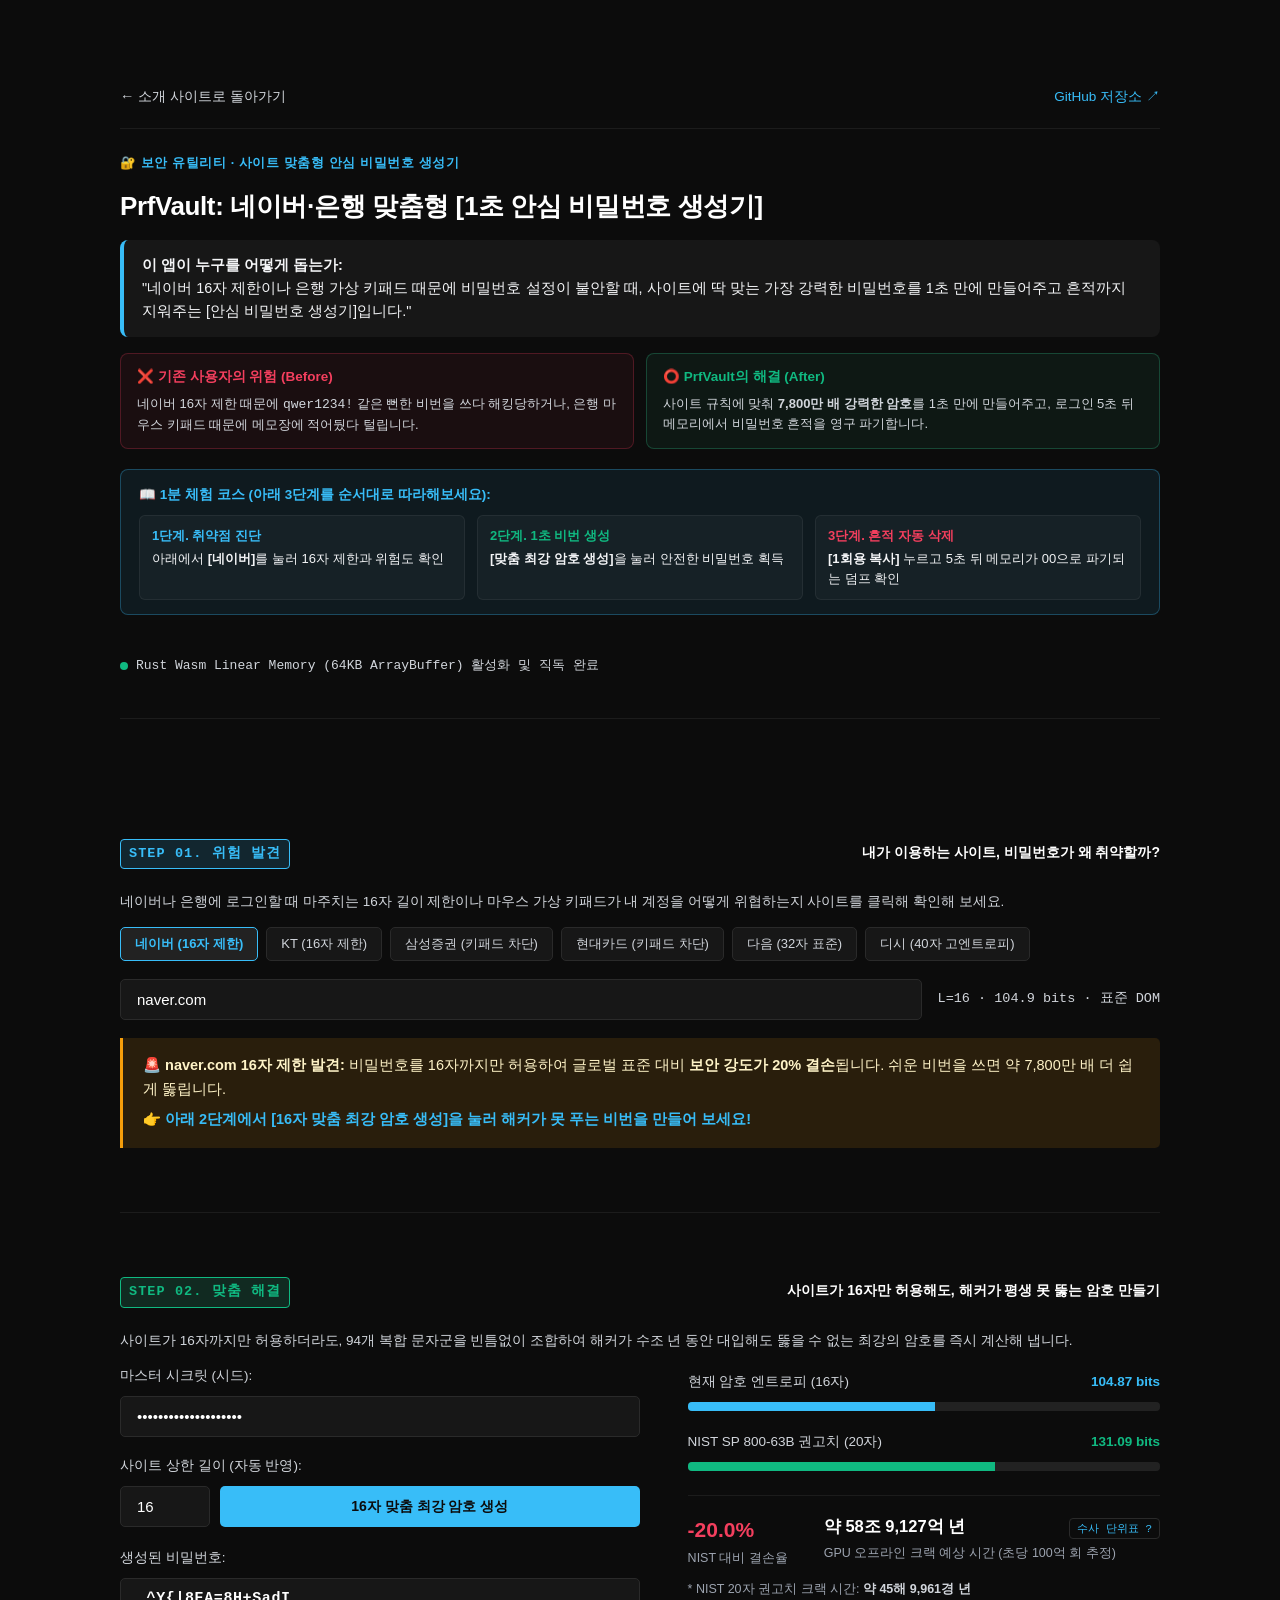
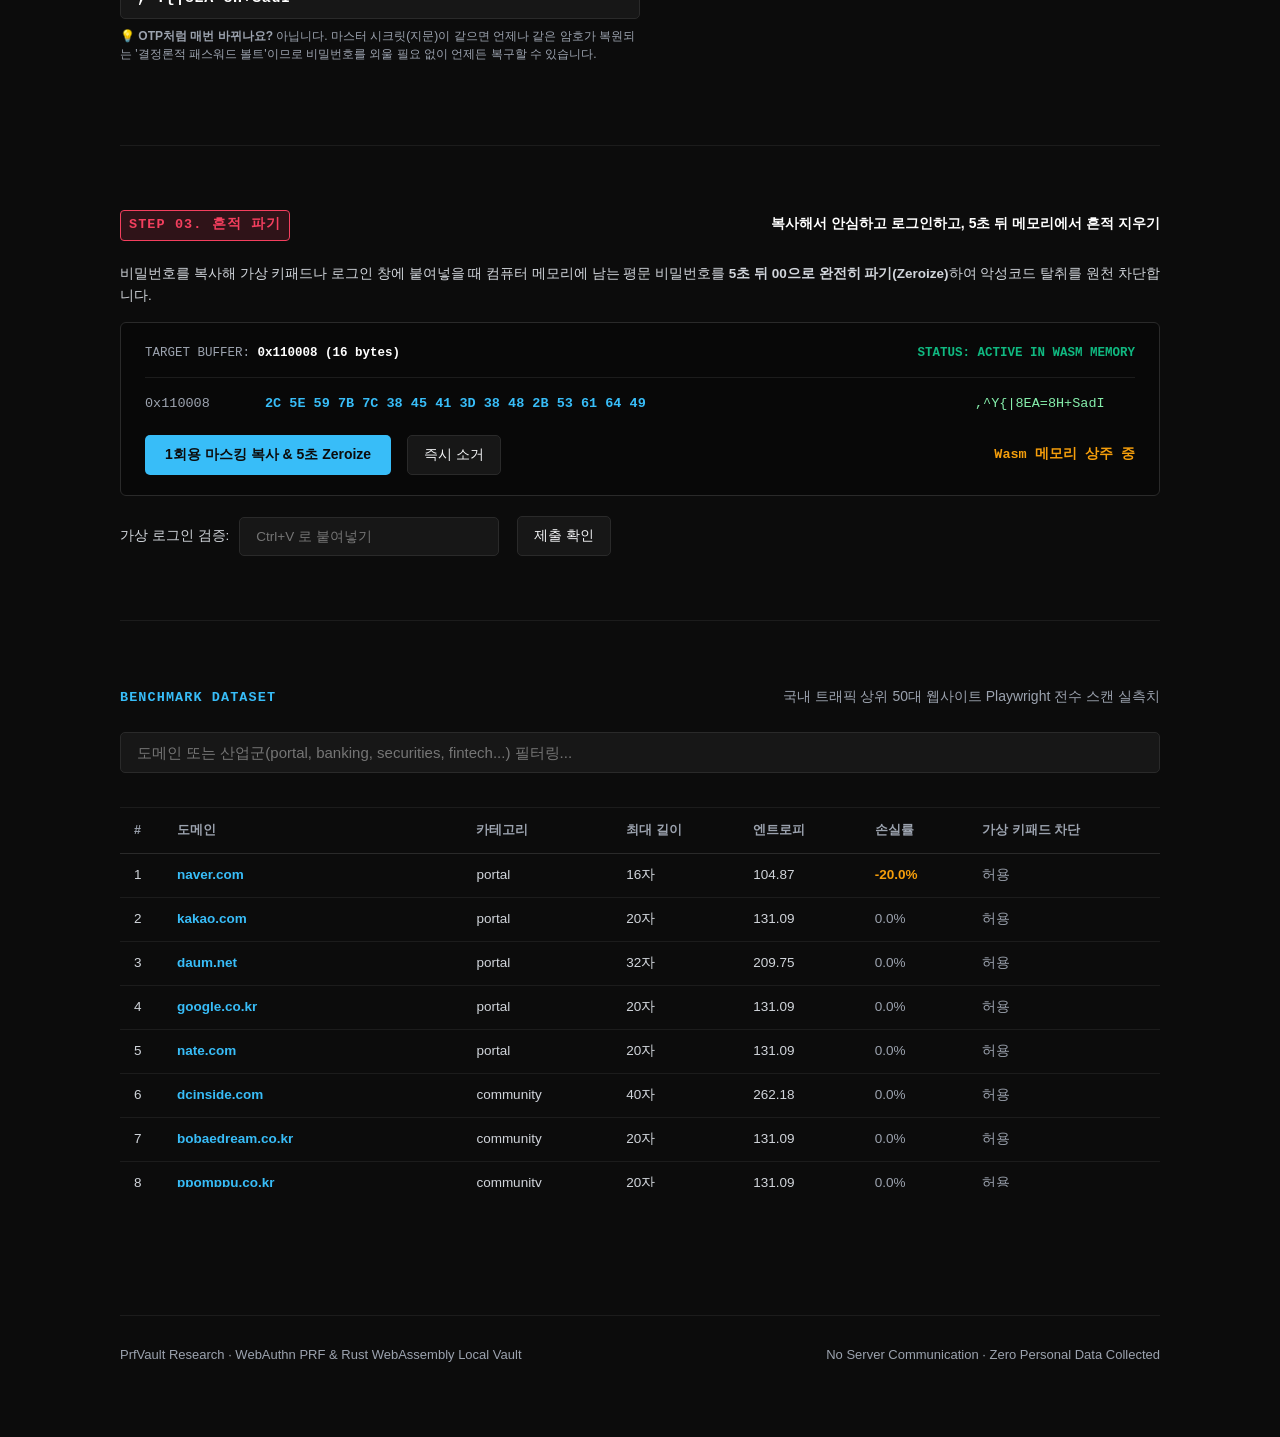
<file: playground/index.html>
<!DOCTYPE html>
<html lang="ko">
<head>
    <meta charset="UTF-8">
    <meta name="viewport" content="width=device-width, initial-scale=1.0">
    <title>PrfVault Playground · 비표준 인증 보안 인터페이스 실증</title>
    <style>
        :root {
            /* 완전 무채색(푸른끼 0%) 흑백 & 뉴트럴 그레이 */
            --bg: #0c0c0c;
            --surface: #171717;
            --surface-hover: #222222;
            --border: #2a2a2a;
            --border-subtle: #1c1c1c;
            --terminal-bg: #080808;
            --track-bg: #222222;
            --byte-zero: #444444;

            /* 선명한 고대비 화이트 & 슬레이트 */
            --text-title: #ffffff;
            --text-body: #f3f4f6;
            --text-secondary: #d1d5db;
            --text-muted: #9ca3af;

            /* 오직 강조 요소에만 사용하는 하늘색 */
            --accent: #38bdf8;
            --accent-hover: #0ea5e9;
            --accent-dim: rgba(56, 189, 248, 0.12);

            /* 상태 피드백 */
            --amber: #f59e0b;
            --amber-dim: rgba(245, 158, 11, 0.12);
            --amber-text: #fef3c7;
            --emerald: #10b981;
            --emerald-dim: rgba(16, 185, 129, 0.12);
            --emerald-text: #d1fae5;
            --rose: #f43f5e;
            --rose-dim: rgba(244, 63, 94, 0.12);
            --rose-text: #ffe4e6;
            --ascii-active: #86efac;
            --ascii-zero: #222222;
            --mono: "SF Mono", Monaco, Consolas, "Liberation Mono", Courier, monospace;
        }

        * { box-sizing: border-box; margin: 0; padding: 0; }

        body {
            background-color: var(--bg);
            color: var(--text-body);
            font-family: -apple-system, BlinkMacSystemFont, "Pretendard", "Segoe UI", Roboto, sans-serif;
            font-size: 15px;
            line-height: 1.7;
            padding: 72px 32px;
            -webkit-font-smoothing: antialiased;
        }

        .workbench {
            max-width: 1040px;
            margin: 0 auto;
        }

        /* 헤더: 순수 무채색 배경 위 고대비 타이포그래피 */
        header.wb-header {
            margin-bottom: 56px;
            padding-bottom: 40px;
            border-bottom: 1px solid var(--border-subtle);
        }

        .meta-eyebrow {
            font-size: 12.5px;
            font-weight: 700;
            letter-spacing: 0.08em;
            text-transform: uppercase;
            color: var(--accent);
            margin-bottom: 14px;
        }

        h1.paper-heading {
            font-size: 26px;
            font-weight: 700;
            color: var(--text-title);
            line-height: 1.45;
            letter-spacing: -0.015em;
            margin-bottom: 20px;
        }

        .purpose-statement {
            font-size: 16px;
            color: var(--text-secondary);
            line-height: 1.75;
            padding-left: 20px;
            border-left: 3px solid var(--accent);
        }

        .wasm-pill {
            display: inline-flex;
            align-items: center;
            gap: 8px;
            font-size: 13px;
            font-family: var(--mono);
            color: var(--text-secondary);
            margin-top: 22px;
        }

        .status-dot {
            width: 8px;
            height: 8px;
            border-radius: 50%;
            background-color: var(--emerald);
        }

        /* 1단계, 2단계, 3단계 사이의 넉넉한 수직 여백 (64px) */
        .wb-section {
            padding: 64px 0;
            border-bottom: 1px solid var(--border-subtle);
        }

        .wb-section-header {
            display: flex;
            justify-content: space-between;
            align-items: baseline;
            margin-bottom: 22px;
        }

        .section-label {
            font-size: 13.5px;
            font-weight: 700;
            color: var(--accent);
            font-family: var(--mono);
            letter-spacing: 0.08em;
        }

        .section-desc {
            font-size: 14px;
            color: var(--text-muted);
        }

        /* 1단계: 순수 그레이 칩 버튼 */
        .chip-group {
            display: flex;
            flex-wrap: wrap;
            gap: 8px;
            margin-bottom: 18px;
        }

        .chip-btn {
            background: var(--surface);
            border: 1px solid var(--border);
            color: var(--text-secondary);
            font-size: 13px;
            padding: 7px 14px;
            border-radius: 5px;
            cursor: pointer;
            transition: all 0.15s;
        }

        .chip-btn:hover {
            border-color: var(--accent);
            color: var(--text-title);
        }

        .chip-btn.active {
            border-color: var(--accent);
            color: var(--accent);
            background: var(--surface-hover);
            font-weight: 600;
        }

        .input-row {
            display: flex;
            gap: 16px;
            align-items: center;
        }

        input[type="text"], input[type="password"], input[type="number"] {
            background: var(--surface);
            border: 1px solid var(--border);
            color: var(--text-title);
            font-size: 15px;
            padding: 11px 16px;
            border-radius: 5px;
            outline: none;
            transition: border-color 0.15s;
        }

        input:focus { border-color: var(--accent); }

        .domain-input { flex: 1; }

        .diag-feedback {
            margin-top: 18px;
            padding: 16px 20px;
            border-left: 3px solid var(--border);
            font-size: 14.5px;
            line-height: 1.65;
            border-radius: 0 5px 5px 0;
            background: var(--surface);
        }

        .diag-feedback.warning {
            border-left-color: var(--amber);
            background: var(--amber-dim);
            color: var(--amber-text);
        }

        .diag-feedback.danger {
            border-left-color: var(--rose);
            background: var(--rose-dim);
            color: var(--rose-text);
        }

        .diag-feedback.success {
            border-left-color: var(--emerald);
            background: var(--emerald-dim);
            color: var(--emerald-text);
        }

        /* 2단계: 적응형 암호화 & 엔트로피 지표 */
        .gen-grid {
            display: grid;
            grid-template-columns: 1.1fr 1fr;
            gap: 48px;
            align-items: start;
        }

        @media (max-width: 820px) {
            .gen-grid { grid-template-columns: 1fr; gap: 28px; }
        }

        .field { margin-bottom: 18px; }

        .field label {
            display: block;
            font-size: 13.5px;
            color: var(--text-secondary);
            margin-bottom: 8px;
            font-weight: 500;
        }

        .btn-action {
            background: var(--accent);
            color: #0c0c0c;
            font-weight: 700;
            font-size: 14px;
            padding: 11px 20px;
            border: none;
            border-radius: 5px;
            cursor: pointer;
            transition: background 0.15s, opacity 0.15s;
        }

        .btn-action:hover { background: var(--accent-hover); }

        .btn-action:disabled {
            background: var(--border);
            color: var(--text-muted);
            cursor: not-allowed;
        }

        .btn-secondary {
            background: var(--surface);
            border: 1px solid var(--border);
            color: var(--text-body);
            font-size: 13.5px;
            padding: 10px 16px;
            border-radius: 5px;
            cursor: pointer;
            margin-left: 8px;
            transition: all 0.15s;
        }

        .btn-secondary:hover {
            border-color: var(--accent);
            color: var(--text-title);
        }

        .pw-output {
            font-family: var(--mono);
            color: var(--accent);
            font-size: 16px;
            font-weight: 700;
            width: 100%;
            letter-spacing: 0.04em;
        }

        .entropy-panel { padding-top: 6px; }

        .bar-group { margin-bottom: 20px; }

        .bar-head {
            display: flex;
            justify-content: space-between;
            font-size: 13.5px;
            margin-bottom: 8px;
            color: var(--text-secondary);
        }

        .track {
            height: 9px;
            background: var(--track-bg);
            border-radius: 4px;
            overflow: hidden;
        }

        .fill { height: 100%; transition: width 0.3s; }

        .stats-pair {
            display: flex;
            gap: 36px;
            margin-top: 24px;
            padding-top: 20px;
            border-top: 1px solid var(--border-subtle);
        }

        .stat-item .stat-num {
            font-size: 21px;
            font-weight: 700;
            color: var(--text-title);
            line-height: 1.3;
        }

        .stat-item .stat-lbl {
            font-size: 12.5px;
            color: var(--text-muted);
            margin-top: 4px;
        }

        /* 3단계: 순수 흑색 콘솔 터미널 */
        .terminal-box {
            background: var(--terminal-bg);
            border: 1px solid var(--border);
            border-radius: 6px;
            padding: 20px 24px;
            font-family: var(--mono);
            font-size: 13.5px;
            margin-top: 16px;
        }

        .terminal-bar {
            display: flex;
            justify-content: space-between;
            align-items: center;
            border-bottom: 1px solid var(--border-subtle);
            padding-bottom: 12px;
            margin-bottom: 14px;
            color: var(--text-muted);
            font-size: 12.5px;
        }

        .hex-dump {
            max-height: 220px;
            overflow-x: auto;
            color: var(--text-secondary);
            line-height: 1.75;
        }

        .hex-line {
            display: grid;
            grid-template-columns: 100px 1fr 160px;
            gap: 20px;
        }

        .addr { color: var(--text-muted); }
        .bytes.active { color: var(--accent); font-weight: 600; }
        .bytes.zero { color: var(--byte-zero); }
        .ascii.active { color: var(--ascii-active); }
        .ascii.zero { color: var(--ascii-zero); }

        .terminal-ctrl {
            margin-top: 20px;
            display: flex;
            align-items: center;
            justify-content: space-between;
            flex-wrap: wrap;
            gap: 12px;
        }

        .timer-info {
            font-family: var(--mono);
            font-size: 13.5px;
            color: var(--amber);
            font-weight: 600;
        }

        .mock-login-inline {
            display: flex;
            gap: 10px;
            margin-top: 20px;
            align-items: center;
        }

        /* 하단 50대 실측 플랫 테이블 */
        .table-wrap {
            max-height: 380px;
            overflow-y: auto;
            margin-top: 20px;
            border-top: 1px solid var(--border-subtle);
        }

        table.flat-table {
            width: 100%;
            border-collapse: collapse;
            font-size: 13.5px;
            text-align: left;
        }

        table.flat-table th {
            color: var(--text-muted);
            font-weight: 600;
            padding: 12px 14px;
            border-bottom: 1px solid var(--border);
            font-size: 12.5px;
            position: sticky;
            top: 0;
            background: var(--bg);
        }

        table.flat-table td {
            padding: 10px 14px;
            border-bottom: 1px solid var(--border-subtle);
            color: var(--text-secondary);
        }

        table.flat-table tr:hover td {
            background: var(--surface);
            color: var(--text-title);
        }

        .tbl-btn {
            background: none;
            border: none;
            color: var(--accent);
            cursor: pointer;
            font-family: inherit;
            font-size: 13.5px;
            font-weight: 600;
            padding: 0;
        }

        .tbl-btn:hover { text-decoration: underline; }

        /* 수사 단위표 모달 & 헬프 버튼 */
        .help-btn {
            background: transparent;
            border: 1px solid var(--border);
            color: var(--accent);
            font-size: 11px;
            font-family: var(--mono);
            padding: 2px 7px;
            border-radius: 4px;
            cursor: pointer;
            transition: all 0.15s ease;
        }
        .help-btn:hover {
            background: var(--accent-dim);
            border-color: var(--accent);
        }

        .modal-overlay {
            position: fixed;
            top: 0; left: 0; right: 0; bottom: 0;
            background: rgba(0, 0, 0, 0.75);
            display: flex;
            align-items: center;
            justify-content: center;
            z-index: 9999;
            padding: 20px;
            opacity: 0;
            pointer-events: none;
            transition: opacity 0.2s ease;
        }

        .modal-overlay.active {
            opacity: 1;
            pointer-events: auto;
        }

        .modal-box {
            background: var(--surface);
            border: 1px solid var(--border);
            border-radius: 6px;
            width: 100%;
            max-width: 680px;
            max-height: 85vh;
            overflow-y: auto;
            padding: 24px;
            box-shadow: 0 10px 30px rgba(0, 0, 0, 0.8);
        }

        .modal-header {
            display: flex;
            justify-content: space-between;
            align-items: flex-start;
            margin-bottom: 16px;
            padding-bottom: 12px;
            border-bottom: 1px solid var(--border);
        }

        .modal-close-btn {
            background: transparent;
            border: 1px solid var(--border);
            color: var(--text-muted);
            border-radius: 4px;
            padding: 4px 10px;
            font-size: 12px;
            cursor: pointer;
        }

        .modal-close-btn:hover {
            color: var(--text-title);
            border-color: var(--text-secondary);
        }

        footer.wb-footer {
            margin-top: 64px;
            padding-top: 28px;
            border-top: 1px solid var(--border-subtle);
            font-size: 13px;
            color: var(--text-muted);
            display: flex;
            justify-content: space-between;
            align-items: center;
        }
    </style>
</head>
<body>

<div class="workbench">
    <nav style="display: flex; justify-content: space-between; align-items: center; padding: 12px 0 20px; margin-bottom: 24px; border-bottom: 1px solid var(--border-subtle); font-size: 0.9rem;">
        <a href="../index.html" style="color: var(--text-secondary); text-decoration: none; font-weight: 500;">← 소개 사이트로 돌아가기</a>
        <div>
            <a href="https://github.com/mmmphyun/PrfVault" target="_blank" rel="noopener" style="color: var(--accent); text-decoration: none; font-size: 0.85rem;">GitHub 저장소 ↗</a>
        </div>
    </nav>
    <header class="wb-header">
        <div class="meta-eyebrow" style="color: var(--accent); font-weight: 700; letter-spacing: 0.05em;">🔐 보안 유틸리티 · 사이트 맞춤형 안심 비밀번호 생성기</div>
        <h1 class="paper-heading" style="font-size: 26px; line-height: 1.35; margin-bottom: 12px; font-weight: 800;">
            PrfVault: 네이버·은행 맞춤형 [1초 안심 비밀번호 생성기]
        </h1>
        <p class="purpose-statement" style="font-size: 14.5px; line-height: 1.6; color: var(--text-body); background: var(--surface); padding: 14px 18px; border-radius: 8px; border-left: 4px solid var(--accent); margin: 16px 0;">
            <strong>이 앱이 누구를 어떻게 돕는가:</strong><br>
            "네이버 16자 제한이나 은행 가상 키패드 때문에 비밀번호 설정이 불안할 때, 사이트에 딱 맞는 가장 강력한 비밀번호를 1초 만에 만들어주고 흔적까지 지워주는 [안심 비밀번호 생성기]입니다."
        </p>

        <!-- 비포 & 애프터 대조 카드: 3초 만에 제품 가치 이해 -->
        <div style="display: grid; grid-template-columns: repeat(auto-fit, minmax(280px, 1fr)); gap: 12px; margin: 16px 0 20px;">
            <div style="background: rgba(244, 63, 94, 0.06); border: 1px solid rgba(244, 63, 94, 0.25); border-radius: 8px; padding: 12px 16px;">
                <div style="color: var(--rose); font-weight: 700; font-size: 13.5px; margin-bottom: 5px;">❌ 기존 사용자의 위험 (Before)</div>
                <div style="font-size: 13px; color: var(--text-secondary); line-height: 1.55;">
                    네이버 16자 제한 때문에 <code>qwer1234!</code> 같은 뻔한 비번을 쓰다 해킹당하거나, 은행 마우스 키패드 때문에 메모장에 적어뒀다 털립니다.
                </div>
            </div>
            <div style="background: rgba(52, 211, 153, 0.06); border: 1px solid rgba(52, 211, 153, 0.25); border-radius: 8px; padding: 12px 16px;">
                <div style="color: var(--emerald); font-weight: 700; font-size: 13.5px; margin-bottom: 5px;">⭕ PrfVault의 해결 (After)</div>
                <div style="font-size: 13px; color: var(--text-secondary); line-height: 1.55;">
                    사이트 규칙에 맞춰 <strong>7,800만 배 강력한 암호</strong>를 1초 만에 만들어주고, 로그인 5초 뒤 메모리에서 비밀번호 흔적을 영구 파기합니다.
                </div>
            </div>
        </div>

        <!-- 스토리라인 3단계 체험 가이드 -->
        <div style="background: rgba(56, 189, 248, 0.08); border: 1px solid rgba(56, 189, 248, 0.3); border-radius: 8px; padding: 14px 18px; margin: 16px 0 18px; text-align: left;">
            <div style="font-size: 13.5px; font-weight: 700; color: var(--accent); margin-bottom: 8px;">📖 1분 체험 코스 (아래 3단계를 순서대로 따라해보세요):</div>
            <div style="display: grid; grid-template-columns: repeat(auto-fit, minmax(210px, 1fr)); gap: 12px; font-size: 13px; color: var(--text-body); line-height: 1.55;">
                <div style="background: rgba(255,255,255,0.03); padding: 10px 12px; border-radius: 6px; border: 1px solid rgba(255,255,255,0.06);">
                    <div style="color: var(--accent); font-weight: 600; margin-bottom: 3px;">1단계. 취약점 진단</div>
                    아래에서 <strong>[네이버]</strong>를 눌러 16자 제한과 위험도 확인
                </div>
                <div style="background: rgba(255,255,255,0.03); padding: 10px 12px; border-radius: 6px; border: 1px solid rgba(255,255,255,0.06);">
                    <div style="color: var(--emerald); font-weight: 600; margin-bottom: 3px;">2단계. 1초 비번 생성</div>
                    <strong>[맞춤 최강 암호 생성]</strong>을 눌러 안전한 비밀번호 획득
                </div>
                <div style="background: rgba(255,255,255,0.03); padding: 10px 12px; border-radius: 6px; border: 1px solid rgba(255,255,255,0.06);">
                    <div style="color: var(--rose); font-weight: 600; margin-bottom: 3px;">3단계. 흔적 자동 삭제</div>
                    <strong>[1회용 복사]</strong> 누르고 5초 뒤 메모리가 00으로 파기되는 덤프 확인
                </div>
            </div>
        </div>

        <div class="wasm-pill">
            <span class="status-dot"></span>
            <span id="wasm-runtime-note">Rust WebAssembly 클라이언트 단독 연산 · 외부 유출 위험 0건 (제로 서버)</span>
        </div>
    </header>

    <!-- 1단계: 도메인 제약 진단 (스토리: 위험 발견) -->
    <section class="wb-section">
        <div class="wb-section-header">
            <span class="section-label" style="background: rgba(56, 189, 248, 0.15); color: var(--accent); border: 1px solid var(--accent); padding: 3px 8px; border-radius: 4px; font-weight: 700;">STEP 01. 위험 발견</span>
            <span class="section-desc" style="font-weight: 600; color: var(--text-title);">내가 이용하는 사이트, 비밀번호가 왜 취약할까?</span>
        </div>
        <p style="font-size: 13.5px; color: var(--text-secondary); margin-bottom: 14px; line-height: 1.6;">
            네이버나 은행에 로그인할 때 마주치는 16자 길이 제한이나 마우스 가상 키패드가 내 계정을 어떻게 위협하는지 사이트를 클릭해 확인해 보세요.
        </p>

        <div class="chip-group">
            <button class="chip-btn active" data-domain="naver.com">네이버 (16자 제한)</button>
            <button class="chip-btn" data-domain="kt.com">KT (16자 제한)</button>
            <button class="chip-btn" data-domain="samsungpop.com">삼성증권 (키패드 차단)</button>
            <button class="chip-btn" data-domain="hyundaicard.com">현대카드 (키패드 차단)</button>
            <button class="chip-btn" data-domain="daum.net">다음 (32자 표준)</button>
            <button class="chip-btn" data-domain="dcinside.com">디시 (40자 고엔트로피)</button>
        </div>

        <div class="input-row">
            <input type="text" id="target-domain-input" class="domain-input" value="naver.com" placeholder="도메인을 입력하거나 위 목록을 클릭하십시오">
            <div style="font-family: var(--mono); font-size: 13.5px; color: var(--text-secondary);" id="domain-quick-metric">
                L=16 · 104.87 bits · 키패드 없음
            </div>
        </div>

        <div id="diag-feedback-box" class="diag-feedback warning">
            <strong>네이버 (naver.com) 비표준 제약 감지:</strong><br>
            최대 길이가 16자로 제한되어 있어 NIST SP 800-63B 기준(20자, 131.09 bits) 대비 <strong>정확히 20.0%의 엔트로피 결손</strong>이 발생합니다.
        </div>
    </section>

    <!-- 2단계: 적응형 고엔트로피 생성 (스토리: 맞춤 해결) -->
    <section class="wb-section">
        <div class="wb-section-header">
            <span class="section-label" style="background: rgba(52, 211, 153, 0.15); color: var(--emerald); border: 1px solid var(--emerald); padding: 3px 8px; border-radius: 4px; font-weight: 700;">STEP 02. 맞춤 해결</span>
            <span class="section-desc" style="font-weight: 600; color: var(--text-title);">사이트가 16자만 허용해도, 해커가 평생 못 뚫는 암호 만들기</span>
        </div>
        <p style="font-size: 13.5px; color: var(--text-secondary); margin-bottom: 14px; line-height: 1.6;">
            사이트가 16자까지만 허용하더라도, 94개 복합 문자군을 빈틈없이 조합하여 해커가 수조 년 동안 대입해도 뚫을 수 없는 최강의 암호를 즉시 계산해 냅니다.
        </p>

        <div class="gen-grid">
            <div>
                <div class="field">
                    <label>마스터 시크릿 (시드):</label>
                    <input type="password" id="master-secret-input" value="MasterPassword2026!#" style="width: 100%;">
                </div>
                <div class="field">
                    <label>사이트 상한 길이 (자동 반영):</label>
                    <div style="display: flex; gap: 10px;">
                        <input type="number" id="gen-length-input" value="16" min="8" max="64" style="width: 90px;">
                        <button id="generate-pw-btn" class="btn-action" style="flex: 1; font-weight: 700;">16자 맞춤 최강 암호 생성</button>
                    </div>
                </div>
                <div class="field" style="margin-top: 20px;">
                    <label>생성된 비밀번호:</label>
                    <input type="text" id="generated-password-display" class="pw-output" readonly>
                <div style="font-size: 12px; color: var(--text-muted); margin-top: 8px; line-height: 1.5;">
                    💡 <strong>OTP처럼 매번 바뀌나요?</strong> 아닙니다. 마스터 시크릿(지문)이 같으면 언제나 같은 암호가 복원되는 '결정론적 패스워드 볼트'이므로 비밀번호를 외울 필요 없이 언제든 복구할 수 있습니다.
                </div>
                </div>
            </div>

            <div class="entropy-panel">
                <div class="bar-group">
                    <div class="bar-head">
                        <span>현재 암호 엔트로피 (<span id="len-label">16</span>자)</span>
                        <strong id="current-entropy-bits" style="color: var(--accent);">104.87 bits</strong>
                    </div>
                    <div class="track">
                        <div id="current-entropy-bar" class="fill" style="width: 52%; background: var(--accent);"></div>
                    </div>
                </div>

                <div class="bar-group">
                    <div class="bar-head">
                        <span>NIST SP 800-63B 권고치 (20자)</span>
                        <strong id="nist-entropy-bits" style="color: var(--emerald);">131.09 bits</strong>
                    </div>
                    <div class="track">
                        <div id="nist-entropy-bar" class="fill" style="width: 65%; background: var(--emerald);"></div>
                    </div>
                </div>

                <div class="stats-pair">
                    <div class="stat-item">
                        <div class="stat-num" id="current-loss-stat" style="color: var(--rose);">-20.0%</div>
                        <div class="stat-lbl">NIST 대비 결손율</div>
                    </div>
                    <div class="stat-item" style="flex: 1;">
                        <div style="display: flex; justify-content: space-between; align-items: baseline; gap: 8px;">
                            <div class="stat-num" id="current-crack-stat" style="font-size: 16.5px;">약 58조 7,732억 년</div>
                            <button type="button" id="open-unit-modal-btn" class="help-btn" onclick="openUnitModal()">수사 단위표 ?</button>
                        </div>
                        <div class="stat-lbl">GPU 오프라인 크랙 예상 시간 (초당 100억 회 추정)</div>
                    </div>
                </div>
                <div style="font-size: 12.5px; color: var(--text-muted); margin-top: 10px;">
                    * NIST 20자 권고치 크랙 시간: <span id="nist-crack-stat" style="color: var(--text-secondary); font-weight: 600;">약 45해 9,791경 년</span>
                </div>
            </div>
        </div>
    </section>

    <!-- 3단계: 가상 키패드 대응 & 물리 소거 (스토리: 흔적 파기) -->
    <section class="wb-section">
        <div class="wb-section-header">
            <span class="section-label" style="background: rgba(244, 63, 94, 0.15); color: var(--rose); border: 1px solid var(--rose); padding: 3px 8px; border-radius: 4px; font-weight: 700;">STEP 03. 흔적 파기</span>
            <span class="section-desc" style="font-weight: 600; color: var(--text-title);">복사해서 안심하고 로그인하고, 5초 뒤 메모리에서 흔적 지우기</span>
        </div>
        <p style="font-size: 13.5px; color: var(--text-secondary); margin-bottom: 14px; line-height: 1.6;">
            비밀번호를 복사해 가상 키패드나 로그인 창에 붙여넣을 때 컴퓨터 메모리에 남는 평문 비밀번호를 <strong>5초 뒤 00으로 완전히 파기(Zeroize)</strong>하여 악성코드 탈취를 원천 차단합니다.
        </p>

        <div class="terminal-box">
            <div class="terminal-bar">
                <div>
                    <span>TARGET BUFFER: </span>
                    <span id="mem-ptr-info" style="color: var(--text-title); font-weight: 600;">0x1000 (Allocated)</span>
                </div>
                <div id="mem-status-pill" style="color: var(--emerald); font-weight: 700;">STATUS: ACTIVE IN WASM MEMORY</div>
            </div>

            <div class="hex-dump" id="wasm-hex-dump"></div>

            <div class="terminal-ctrl">
                <div>
                    <button id="copy-mask-btn" class="btn-action" style="font-weight: 700;">1회용 안심 복사 &amp; 5초 메모리 파기</button>
                    <button id="force-zeroize-btn" class="btn-secondary">즉시 소거</button>
                </div>
                <div class="timer-info" id="timer-display">대기 중 (복사 시 카운트다운 시작)</div>
            </div>
        </div>

        <div class="mock-login-inline">
            <span style="font-size: 13.5px; color: var(--text-secondary);">가상 로그인 검증:</span>
            <input type="password" id="mock-login-input" placeholder="Ctrl+V 로 붙여넣기" style="flex: 1; max-width: 260px; font-size: 13.5px;">
            <button id="mock-submit-btn" class="btn-secondary">제출 확인</button>
            <span id="mock-login-msg" style="font-size: 13.5px;"></span>
        </div>
    </section>

    <!-- 하단 50대 사이트 실측 전수 데이터 (플랫 테이블) -->
    <section class="wb-section" style="border-bottom: none;">
        <div class="wb-section-header">
            <span class="section-label">BENCHMARK DATASET</span>
            <span class="section-desc">국내 트래픽 상위 50대 웹사이트 Playwright 전수 스캔 실측치</span>
        </div>

        <input type="text" id="table-search-input" placeholder="도메인 또는 산업군(portal, banking, securities, fintech...) 필터링..." style="width: 100%; margin-bottom: 14px;">

        <div class="table-wrap">
            <table class="flat-table">
                <thead>
                    <tr>
                        <th style="width: 40px;">#</th>
                        <th>도메인</th>
                        <th>카테고리</th>
                        <th>최대 길이</th>
                        <th>엔트로피</th>
                        <th>손실률</th>
                        <th>가상 키패드 차단</th>
                    </tr>
                </thead>
                <tbody id="benchmark-table-body"></tbody>
            </table>
        </div>
    </section>

    <footer class="wb-footer">
        <div>PrfVault Research · WebAuthn PRF &amp; Rust WebAssembly Local Vault</div>
        <div>No Server Communication · Zero Personal Data Collected</div>
    </footer>
</div>

<!-- 한국 전통 대수(大數) 단위표 모달 -->
<div id="unit-modal" class="modal-overlay" onclick="handleBackdropClick(event)">
    <div class="modal-box">
        <div class="modal-header">
            <div>
                <h3 style="font-size: 16px; font-weight: 700; color: var(--text-title); margin: 0;">한국 전통 대수(大數) 단위 및 암호 강도 비교표</h3>
                <p style="font-size: 12.5px; color: var(--text-muted); margin: 4px 0 0 0;">전통 수사는 만(10⁴) 단위마다 확장되며, 암호학 키스페이스의 전수조사 소요 시간을 직관적으로 가늠할 수 있게 돕습니다.</p>
            </div>
            <button type="button" class="modal-close-btn" onclick="closeUnitModal()">닫기 (ESC)</button>
        </div>

        <div style="margin-bottom: 18px; padding: 12px 14px; background: #141414; border-radius: 4px; font-size: 13px; color: var(--text-secondary); line-height: 1.6;">
            <strong style="color: var(--accent);">우주의 나이:</strong> 약 <strong>1.38 × 10¹⁰ 년</strong> (138억 년)<br>
            • <strong>네이버 16자 (104.87 bits):</strong> 약 58조 년 (우주 나이의 약 <strong>4,200배</strong>)<br>
            • <strong>NIST 20자 (131.09 bits):</strong> 약 45해 년 (우주 나이의 약 <strong>330억 배</strong>)<br>
            • <strong>디시 40자 (262.18 bits):</strong> 약 13나유타 년 (우주 나이의 약 <strong>9.6 × 10⁵⁰ 배</strong>)
        </div>

        <div style="max-height: 340px; overflow-y: auto; border: 1px solid var(--border-subtle); border-radius: 4px;">
            <table class="flat-table" style="font-size: 13px;">
                <thead>
                    <tr>
                        <th style="width: 90px;">수사 명칭</th>
                        <th style="width: 110px;">공학 지수</th>
                        <th>의미 및 암호학 보안 맥락</th>
                    </tr>
                </thead>
                <tbody>
                    <tr><td><strong>만 (萬)</strong></td><td>10⁴</td><td>1만</td></tr>
                    <tr><td><strong>억 (億)</strong></td><td>10⁸</td><td>10,000만</td></tr>
                    <tr style="background: rgba(56, 189, 248, 0.08);"><td><strong style="color: var(--accent);">조 (兆)</strong></td><td>10¹²</td><td><strong>네이버 16자</strong> 오프라인 전수 크랙 시간대 (약 58조 년)</td></tr>
                    <tr><td><strong>경 (京)</strong></td><td>10¹⁶</td><td>10,000조</td></tr>
                    <tr style="background: rgba(16, 185, 129, 0.08);"><td><strong style="color: var(--emerald);">해 (垓)</strong></td><td>10²⁰</td><td><strong>NIST SP 800-63B 20자</strong> 권고 암호 크랙 시간대 (약 45해 년)</td></tr>
                    <tr><td><strong>자 (秭)</strong></td><td>10²⁴</td><td>10,000해</td></tr>
                    <tr><td><strong>양 (穰)</strong></td><td>10²⁸</td><td>10,000자</td></tr>
                    <tr><td><strong>구 (溝)</strong></td><td>10³²</td><td>10,000양</td></tr>
                    <tr><td><strong>간 (澗)</strong></td><td>10³⁶</td><td>10,000구</td></tr>
                    <tr><td><strong>정 (正)</strong></td><td>10⁴⁰</td><td>10,000간</td></tr>
                    <tr><td><strong>재 (載)</strong></td><td>10⁴⁴</td><td>10,000정</td></tr>
                    <tr><td><strong>극 (極)</strong></td><td>10⁴⁸</td><td>10,000재</td></tr>
                    <tr><td><strong>항하사 (恒河沙)</strong></td><td>10⁵²</td><td>갠지스 강의 모래알 수처럼 셀 수 없이 많은 수</td></tr>
                    <tr><td><strong>아승기 (阿僧祇)</strong></td><td>10⁵⁶</td><td>헤아릴 수 없는 무한의 시간 단위</td></tr>
                    <tr style="background: rgba(56, 189, 248, 0.08);"><td><strong style="color: var(--accent);">나유타 (那由他)</strong></td><td>10⁶⁰</td><td><strong>디시인사이드 40자</strong> 고엔트로피 크랙 시간대 (약 13나유타 년)</td></tr>
                    <tr><td><strong>불가사의 (不可思議)</strong></td><td>10⁶⁴</td><td>상식과 사유로는 헤아릴 수 없는 불가해한 수</td></tr>
                    <tr><td><strong>무량대수 (無量大數)</strong></td><td>10⁶⁸</td><td>전통 한자 수사의 최대 수치</td></tr>
                </tbody>
            </table>
        </div>
    </div>
</div>

<script>
// [1] BENCHMARK DATASET
const BENCHMARK_DATA = {"totalScanned": 50, "mfaEnforcedCount": 30, "singleFactorCount": 20, "overallBlockingRate": 4, "overallSecurityModuleRate": 4, "overallAverageEntropyBits": 134.24, "overallAverageEntropyLoss": 0.8, "categoryStats": {"portal": {"category": "portal", "count": 5, "averageMaxPasswordLength": 21.6, "averageEntropyBits": 141.58, "averageEntropyLossPercent": 4, "virtualKeypadCount": 0, "blockingRate": 0, "securityModuleCount": 0, "securityModuleRate": 0}, "community": {"category": "community", "count": 5, "averageMaxPasswordLength": 24, "averageEntropyBits": 157.31, "averageEntropyLossPercent": 0, "virtualKeypadCount": 0, "blockingRate": 0, "securityModuleCount": 0, "securityModuleRate": 0}, "banking": {"category": "banking", "count": 8, "averageMaxPasswordLength": 20, "averageEntropyBits": 131.09, "averageEntropyLossPercent": 0, "virtualKeypadCount": 0, "blockingRate": 0, "securityModuleCount": 0, "securityModuleRate": 0}, "securities": {"category": "securities", "count": 6, "averageMaxPasswordLength": 20, "averageEntropyBits": 131.09, "averageEntropyLossPercent": 0, "virtualKeypadCount": 1, "blockingRate": 16.7, "securityModuleCount": 1, "securityModuleRate": 16.7}, "public": {"category": "public", "count": 8, "averageMaxPasswordLength": 20, "averageEntropyBits": 131.09, "averageEntropyLossPercent": 0, "virtualKeypadCount": 0, "blockingRate": 0, "securityModuleCount": 0, "securityModuleRate": 0}, "ecommerce": {"category": "ecommerce", "count": 10, "averageMaxPasswordLength": 20, "averageEntropyBits": 131.09, "averageEntropyLossPercent": 0, "virtualKeypadCount": 0, "blockingRate": 0, "securityModuleCount": 0, "securityModuleRate": 0}, "fintech": {"category": "fintech", "count": 5, "averageMaxPasswordLength": 20, "averageEntropyBits": 131.09, "averageEntropyLossPercent": 0, "virtualKeypadCount": 1, "blockingRate": 20, "securityModuleCount": 1, "securityModuleRate": 20}, "telecom": {"category": "telecom", "count": 3, "averageMaxPasswordLength": 18.7, "averageEntropyBits": 122.35, "averageEntropyLossPercent": 6.67, "virtualKeypadCount": 0, "blockingRate": 0, "securityModuleCount": 0, "securityModuleRate": 0}}, "contrastAnalysis": {"mfaGroup": {"count": 30, "averageMaxPasswordLength": 19.9, "averageEntropyBits": 130.22, "averageEntropyLossPercent": 0.67, "virtualKeypadCount": 2, "blockingRate": 6.7, "securityModuleCount": 2, "securityModuleRate": 6.7, "estimatedCrackTimeSeconds": 7.915e+28}, "singleFactorGroup": {"count": 20, "averageMaxPasswordLength": 21.4, "averageEntropyBits": 140.27, "averageEntropyLossPercent": 1, "virtualKeypadCount": 0, "blockingRate": 0, "securityModuleCount": 0, "securityModuleRate": 0, "estimatedCrackTimeSeconds": 8.3929e+31}}, "entropyLossSummary": {"maxLossSite": "naver.com", "maxLossDomain": "naver.com", "maxLossPercent": 20, "averageEntropyLoss": 0.8}, "siteDetails": [{"domain": "naver.com", "category": "portal", "hasMfaEnforced": false, "maxPasswordLength": 16, "charsetSize": 94, "entropyBits": 104.8734, "entropyLossPercent": 20, "blockedByVirtualKeypad": false, "hasE2EModule": false, "securityModules": [], "estimatedCrackTimeSeconds": 1.8578e+21, "riskLevel": "MEDIUM"}, {"domain": "kakao.com", "category": "portal", "hasMfaEnforced": false, "maxPasswordLength": 20, "charsetSize": 94, "entropyBits": 131.0918, "entropyLossPercent": 0, "blockedByVirtualKeypad": false, "hasE2EModule": false, "securityModules": [], "estimatedCrackTimeSeconds": 1.4506e+29, "riskLevel": "MEDIUM"}, {"domain": "daum.net", "category": "portal", "hasMfaEnforced": false, "maxPasswordLength": 32, "charsetSize": 94, "entropyBits": 209.7468, "entropyLossPercent": 0, "blockedByVirtualKeypad": false, "hasE2EModule": false, "securityModules": [], "estimatedCrackTimeSeconds": 6.9032e+52, "riskLevel": "MEDIUM"}, {"domain": "google.co.kr", "category": "portal", "hasMfaEnforced": false, "maxPasswordLength": 20, "charsetSize": 94, "entropyBits": 131.0918, "entropyLossPercent": 0, "blockedByVirtualKeypad": false, "hasE2EModule": false, "securityModules": [], "estimatedCrackTimeSeconds": 1.4506e+29, "riskLevel": "MEDIUM"}, {"domain": "nate.com", "category": "portal", "hasMfaEnforced": false, "maxPasswordLength": 20, "charsetSize": 94, "entropyBits": 131.0918, "entropyLossPercent": 0, "blockedByVirtualKeypad": false, "hasE2EModule": false, "securityModules": [], "estimatedCrackTimeSeconds": 1.4506e+29, "riskLevel": "MEDIUM"}, {"domain": "dcinside.com", "category": "community", "hasMfaEnforced": false, "maxPasswordLength": 40, "charsetSize": 94, "entropyBits": 262.1836, "entropyLossPercent": 0, "blockedByVirtualKeypad": false, "hasE2EModule": false, "securityModules": [], "estimatedCrackTimeSeconds": 4.2082e+68, "riskLevel": "MEDIUM"}, {"domain": "bobaedream.co.kr", "category": "community", "hasMfaEnforced": false, "maxPasswordLength": 20, "charsetSize": 94, "entropyBits": 131.0918, "entropyLossPercent": 0, "blockedByVirtualKeypad": false, "hasE2EModule": false, "securityModules": [], "estimatedCrackTimeSeconds": 1.4506e+29, "riskLevel": "MEDIUM"}, {"domain": "ppomppu.co.kr", "category": "community", "hasMfaEnforced": false, "maxPasswordLength": 20, "charsetSize": 94, "entropyBits": 131.0918, "entropyLossPercent": 0, "blockedByVirtualKeypad": false, "hasE2EModule": false, "securityModules": [], "estimatedCrackTimeSeconds": 1.4506e+29, "riskLevel": "MEDIUM"}, {"domain": "inven.co.kr", "category": "community", "hasMfaEnforced": false, "maxPasswordLength": 20, "charsetSize": 94, "entropyBits": 131.0918, "entropyLossPercent": 0, "blockedByVirtualKeypad": false, "hasE2EModule": false, "securityModules": [], "estimatedCrackTimeSeconds": 1.4506e+29, "riskLevel": "MEDIUM"}, {"domain": "clien.net", "category": "community", "hasMfaEnforced": false, "maxPasswordLength": 20, "charsetSize": 94, "entropyBits": 131.0918, "entropyLossPercent": 0, "blockedByVirtualKeypad": false, "hasE2EModule": false, "securityModules": [], "estimatedCrackTimeSeconds": 1.4506e+29, "riskLevel": "MEDIUM"}, {"domain": "kbstar.com", "category": "banking", "hasMfaEnforced": true, "maxPasswordLength": 20, "charsetSize": 94, "entropyBits": 131.0918, "entropyLossPercent": 0, "blockedByVirtualKeypad": false, "hasE2EModule": false, "securityModules": [], "estimatedCrackTimeSeconds": 1.4506e+29, "riskLevel": "LOW"}, {"domain": "shinhan.com", "category": "banking", "hasMfaEnforced": true, "maxPasswordLength": 20, "charsetSize": 94, "entropyBits": 131.0918, "entropyLossPercent": 0, "blockedByVirtualKeypad": false, "hasE2EModule": false, "securityModules": [], "estimatedCrackTimeSeconds": 1.4506e+29, "riskLevel": "LOW"}, {"domain": "wooribank.com", "category": "banking", "hasMfaEnforced": true, "maxPasswordLength": 20, "charsetSize": 94, "entropyBits": 131.0918, "entropyLossPercent": 0, "blockedByVirtualKeypad": false, "hasE2EModule": false, "securityModules": [], "estimatedCrackTimeSeconds": 1.4506e+29, "riskLevel": "LOW"}, {"domain": "kebhana.com", "category": "banking", "hasMfaEnforced": true, "maxPasswordLength": 20, "charsetSize": 94, "entropyBits": 131.0918, "entropyLossPercent": 0, "blockedByVirtualKeypad": false, "hasE2EModule": false, "securityModules": [], "estimatedCrackTimeSeconds": 1.4506e+29, "riskLevel": "LOW"}, {"domain": "banking.nonghyup.com", "category": "banking", "hasMfaEnforced": true, "maxPasswordLength": 20, "charsetSize": 94, "entropyBits": 131.0918, "entropyLossPercent": 0, "blockedByVirtualKeypad": false, "hasE2EModule": false, "securityModules": [], "estimatedCrackTimeSeconds": 1.4506e+29, "riskLevel": "LOW"}, {"domain": "ibk.co.kr", "category": "banking", "hasMfaEnforced": true, "maxPasswordLength": 20, "charsetSize": 94, "entropyBits": 131.0918, "entropyLossPercent": 0, "blockedByVirtualKeypad": false, "hasE2EModule": false, "securityModules": [], "estimatedCrackTimeSeconds": 1.4506e+29, "riskLevel": "LOW"}, {"domain": "kakaobank.com", "category": "banking", "hasMfaEnforced": true, "maxPasswordLength": 20, "charsetSize": 94, "entropyBits": 131.0918, "entropyLossPercent": 0, "blockedByVirtualKeypad": false, "hasE2EModule": false, "securityModules": [], "estimatedCrackTimeSeconds": 1.4506e+29, "riskLevel": "LOW"}, {"domain": "kbanknow.com", "category": "banking", "hasMfaEnforced": true, "maxPasswordLength": 20, "charsetSize": 94, "entropyBits": 131.0918, "entropyLossPercent": 0, "blockedByVirtualKeypad": false, "hasE2EModule": false, "securityModules": [], "estimatedCrackTimeSeconds": 1.4506e+29, "riskLevel": "LOW"}, {"domain": "kiwoom.com", "category": "securities", "hasMfaEnforced": true, "maxPasswordLength": 20, "charsetSize": 94, "entropyBits": 131.0918, "entropyLossPercent": 0, "blockedByVirtualKeypad": false, "hasE2EModule": false, "securityModules": [], "estimatedCrackTimeSeconds": 1.4506e+29, "riskLevel": "LOW"}, {"domain": "securities.miraeasset.com", "category": "securities", "hasMfaEnforced": true, "maxPasswordLength": 20, "charsetSize": 94, "entropyBits": 131.0918, "entropyLossPercent": 0, "blockedByVirtualKeypad": false, "hasE2EModule": false, "securityModules": [], "estimatedCrackTimeSeconds": 1.4506e+29, "riskLevel": "LOW"}, {"domain": "samsungpop.com", "category": "securities", "hasMfaEnforced": true, "maxPasswordLength": 20, "charsetSize": 94, "entropyBits": 131.0918, "entropyLossPercent": 0, "blockedByVirtualKeypad": true, "hasE2EModule": true, "securityModules": ["VirtualKeypad"], "estimatedCrackTimeSeconds": 1.4506e+29, "riskLevel": "MEDIUM"}, {"domain": "truefriend.com", "category": "securities", "hasMfaEnforced": true, "maxPasswordLength": 20, "charsetSize": 94, "entropyBits": 131.0918, "entropyLossPercent": 0, "blockedByVirtualKeypad": false, "hasE2EModule": false, "securityModules": [], "estimatedCrackTimeSeconds": 1.4506e+29, "riskLevel": "LOW"}, {"domain": "nhqv.com", "category": "securities", "hasMfaEnforced": true, "maxPasswordLength": 20, "charsetSize": 94, "entropyBits": 131.0918, "entropyLossPercent": 0, "blockedByVirtualKeypad": false, "hasE2EModule": false, "securityModules": [], "estimatedCrackTimeSeconds": 1.4506e+29, "riskLevel": "LOW"}, {"domain": "kbsec.com", "category": "securities", "hasMfaEnforced": true, "maxPasswordLength": 20, "charsetSize": 94, "entropyBits": 131.0918, "entropyLossPercent": 0, "blockedByVirtualKeypad": false, "hasE2EModule": false, "securityModules": [], "estimatedCrackTimeSeconds": 1.4506e+29, "riskLevel": "LOW"}, {"domain": "gov.kr", "category": "public", "hasMfaEnforced": true, "maxPasswordLength": 20, "charsetSize": 94, "entropyBits": 131.0918, "entropyLossPercent": 0, "blockedByVirtualKeypad": false, "hasE2EModule": false, "securityModules": [], "estimatedCrackTimeSeconds": 1.4506e+29, "riskLevel": "LOW"}, {"domain": "hometax.go.kr", "category": "public", "hasMfaEnforced": true, "maxPasswordLength": 20, "charsetSize": 94, "entropyBits": 131.0918, "entropyLossPercent": 0, "blockedByVirtualKeypad": false, "hasE2EModule": false, "securityModules": [], "estimatedCrackTimeSeconds": 1.4506e+29, "riskLevel": "LOW"}, {"domain": "nhis.or.kr", "category": "public", "hasMfaEnforced": true, "maxPasswordLength": 20, "charsetSize": 94, "entropyBits": 131.0918, "entropyLossPercent": 0, "blockedByVirtualKeypad": false, "hasE2EModule": false, "securityModules": [], "estimatedCrackTimeSeconds": 1.4506e+29, "riskLevel": "LOW"}, {"domain": "nps.or.kr", "category": "public", "hasMfaEnforced": true, "maxPasswordLength": 20, "charsetSize": 94, "entropyBits": 131.0918, "entropyLossPercent": 0, "blockedByVirtualKeypad": false, "hasE2EModule": false, "securityModules": [], "estimatedCrackTimeSeconds": 1.4506e+29, "riskLevel": "LOW"}, {"domain": "iros.go.kr", "category": "public", "hasMfaEnforced": true, "maxPasswordLength": 20, "charsetSize": 94, "entropyBits": 131.0918, "entropyLossPercent": 0, "blockedByVirtualKeypad": false, "hasE2EModule": false, "securityModules": [], "estimatedCrackTimeSeconds": 1.4506e+29, "riskLevel": "LOW"}, {"domain": "efine.go.kr", "category": "public", "hasMfaEnforced": true, "maxPasswordLength": 20, "charsetSize": 94, "entropyBits": 131.0918, "entropyLossPercent": 0, "blockedByVirtualKeypad": false, "hasE2EModule": false, "securityModules": [], "estimatedCrackTimeSeconds": 1.4506e+29, "riskLevel": "LOW"}, {"domain": "wetax.go.kr", "category": "public", "hasMfaEnforced": true, "maxPasswordLength": 20, "charsetSize": 94, "entropyBits": 131.0918, "entropyLossPercent": 0, "blockedByVirtualKeypad": false, "hasE2EModule": false, "securityModules": [], "estimatedCrackTimeSeconds": 1.4506e+29, "riskLevel": "LOW"}, {"domain": "bokjiro.go.kr", "category": "public", "hasMfaEnforced": true, "maxPasswordLength": 20, "charsetSize": 94, "entropyBits": 131.0918, "entropyLossPercent": 0, "blockedByVirtualKeypad": false, "hasE2EModule": false, "securityModules": [], "estimatedCrackTimeSeconds": 1.4506e+29, "riskLevel": "LOW"}, {"domain": "coupang.com", "category": "ecommerce", "hasMfaEnforced": false, "maxPasswordLength": 20, "charsetSize": 94, "entropyBits": 131.0918, "entropyLossPercent": 0, "blockedByVirtualKeypad": false, "hasE2EModule": false, "securityModules": [], "estimatedCrackTimeSeconds": 1.4506e+29, "riskLevel": "MEDIUM"}, {"domain": "11st.co.kr", "category": "ecommerce", "hasMfaEnforced": false, "maxPasswordLength": 20, "charsetSize": 94, "entropyBits": 131.0918, "entropyLossPercent": 0, "blockedByVirtualKeypad": false, "hasE2EModule": false, "securityModules": [], "estimatedCrackTimeSeconds": 1.4506e+29, "riskLevel": "MEDIUM"}, {"domain": "gmarket.co.kr", "category": "ecommerce", "hasMfaEnforced": false, "maxPasswordLength": 20, "charsetSize": 94, "entropyBits": 131.0918, "entropyLossPercent": 0, "blockedByVirtualKeypad": false, "hasE2EModule": false, "securityModules": [], "estimatedCrackTimeSeconds": 1.4506e+29, "riskLevel": "MEDIUM"}, {"domain": "auction.co.kr", "category": "ecommerce", "hasMfaEnforced": false, "maxPasswordLength": 20, "charsetSize": 94, "entropyBits": 131.0918, "entropyLossPercent": 0, "blockedByVirtualKeypad": false, "hasE2EModule": false, "securityModules": [], "estimatedCrackTimeSeconds": 1.4506e+29, "riskLevel": "MEDIUM"}, {"domain": "ssg.com", "category": "ecommerce", "hasMfaEnforced": false, "maxPasswordLength": 20, "charsetSize": 94, "entropyBits": 131.0918, "entropyLossPercent": 0, "blockedByVirtualKeypad": false, "hasE2EModule": false, "securityModules": [], "estimatedCrackTimeSeconds": 1.4506e+29, "riskLevel": "MEDIUM"}, {"domain": "lotteon.com", "category": "ecommerce", "hasMfaEnforced": false, "maxPasswordLength": 20, "charsetSize": 94, "entropyBits": 131.0918, "entropyLossPercent": 0, "blockedByVirtualKeypad": false, "hasE2EModule": false, "securityModules": [], "estimatedCrackTimeSeconds": 1.4506e+29, "riskLevel": "MEDIUM"}, {"domain": "kurly.com", "category": "ecommerce", "hasMfaEnforced": false, "maxPasswordLength": 20, "charsetSize": 94, "entropyBits": 131.0918, "entropyLossPercent": 0, "blockedByVirtualKeypad": false, "hasE2EModule": false, "securityModules": [], "estimatedCrackTimeSeconds": 1.4506e+29, "riskLevel": "MEDIUM"}, {"domain": "musinsa.com", "category": "ecommerce", "hasMfaEnforced": false, "maxPasswordLength": 20, "charsetSize": 94, "entropyBits": 131.0918, "entropyLossPercent": 0, "blockedByVirtualKeypad": false, "hasE2EModule": false, "securityModules": [], "estimatedCrackTimeSeconds": 1.4506e+29, "riskLevel": "MEDIUM"}, {"domain": "baemin.com", "category": "ecommerce", "hasMfaEnforced": false, "maxPasswordLength": 20, "charsetSize": 94, "entropyBits": 131.0918, "entropyLossPercent": 0, "blockedByVirtualKeypad": false, "hasE2EModule": false, "securityModules": [], "estimatedCrackTimeSeconds": 1.4506e+29, "riskLevel": "MEDIUM"}, {"domain": "aladin.co.kr", "category": "ecommerce", "hasMfaEnforced": false, "maxPasswordLength": 20, "charsetSize": 94, "entropyBits": 131.0918, "entropyLossPercent": 0, "blockedByVirtualKeypad": false, "hasE2EModule": false, "securityModules": [], "estimatedCrackTimeSeconds": 1.4506e+29, "riskLevel": "MEDIUM"}, {"domain": "toss.im", "category": "fintech", "hasMfaEnforced": true, "maxPasswordLength": 20, "charsetSize": 94, "entropyBits": 131.0918, "entropyLossPercent": 0, "blockedByVirtualKeypad": false, "hasE2EModule": false, "securityModules": [], "estimatedCrackTimeSeconds": 1.4506e+29, "riskLevel": "LOW"}, {"domain": "shinhancard.com", "category": "fintech", "hasMfaEnforced": true, "maxPasswordLength": 20, "charsetSize": 94, "entropyBits": 131.0918, "entropyLossPercent": 0, "blockedByVirtualKeypad": false, "hasE2EModule": false, "securityModules": [], "estimatedCrackTimeSeconds": 1.4506e+29, "riskLevel": "LOW"}, {"domain": "samsungcard.com", "category": "fintech", "hasMfaEnforced": true, "maxPasswordLength": 20, "charsetSize": 94, "entropyBits": 131.0918, "entropyLossPercent": 0, "blockedByVirtualKeypad": false, "hasE2EModule": false, "securityModules": [], "estimatedCrackTimeSeconds": 1.4506e+29, "riskLevel": "LOW"}, {"domain": "hyundaicard.com", "category": "fintech", "hasMfaEnforced": true, "maxPasswordLength": 20, "charsetSize": 94, "entropyBits": 131.0918, "entropyLossPercent": 0, "blockedByVirtualKeypad": true, "hasE2EModule": true, "securityModules": ["VirtualKeypad"], "estimatedCrackTimeSeconds": 1.4506e+29, "riskLevel": "MEDIUM"}, {"domain": "card.kbstar.com", "category": "fintech", "hasMfaEnforced": true, "maxPasswordLength": 20, "charsetSize": 94, "entropyBits": 131.0918, "entropyLossPercent": 0, "blockedByVirtualKeypad": false, "hasE2EModule": false, "securityModules": [], "estimatedCrackTimeSeconds": 1.4506e+29, "riskLevel": "LOW"}, {"domain": "tworld.co.kr", "category": "telecom", "hasMfaEnforced": true, "maxPasswordLength": 20, "charsetSize": 94, "entropyBits": 131.0918, "entropyLossPercent": 0, "blockedByVirtualKeypad": false, "hasE2EModule": false, "securityModules": [], "estimatedCrackTimeSeconds": 1.4506e+29, "riskLevel": "LOW"}, {"domain": "kt.com", "category": "telecom", "hasMfaEnforced": true, "maxPasswordLength": 16, "charsetSize": 94, "entropyBits": 104.8734, "entropyLossPercent": 20, "blockedByVirtualKeypad": false, "hasE2EModule": false, "securityModules": [], "estimatedCrackTimeSeconds": 1.8578e+21, "riskLevel": "LOW"}, {"domain": "lguplus.com", "category": "telecom", "hasMfaEnforced": true, "maxPasswordLength": 20, "charsetSize": 94, "entropyBits": 131.0918, "entropyLossPercent": 0, "blockedByVirtualKeypad": false, "hasE2EModule": false, "securityModules": [], "estimatedCrackTimeSeconds": 1.4506e+29, "riskLevel": "LOW"}], "generatedAt": "2026-09-28T07:44:29.699Z"};

// [2] WASM RUNTIME BUNDLE
const WASM_BASE64 = "AGFzbQEAAAAB6wEiYAJ/fwBgAn9/AX9gAX8AYAN/f38Bf2AFf39/f38AYAR/f39/AGADf39/AGAAAX9gAX8Bf2ABbwFvYAFvAX9gAABgBX9/f39/AX9gBH9/f38Bf2AGf39/f39/AGACb28AYAJ/fwFvYAd/f39/f39/AX9gBX9/fH9/AGAFf399f38AYAV/f35/fwBgAAFvYANvb28Bb2ADf39vAGABfwFvYANvf38Bb2AHf39/f39/fwBgBn9/f3x/fwBgBn9/f31/fwBgBn9/f35/fwBgBn9/f39/fwF/YAR/fH9/AGAEf31/[base64]/[base64]/[base64]/gfwHcUEIeCACQRh4Qf+B/AdxciIRICEgHEEadyAcQRV3cyAcQQd3c2ogHiAfcyAccSAfc2pqQZjfqJQEaiIEIB0gIHMgA3EgHSAgcXMgA0EedyADQRN3cyADQQp3c2pqIgJBHncgAkETd3MgAkEKd3MgAiADIB1zcSADIB1xc2ogHyABQQRqKAAAIgVB/4H8B3FBCHggBUEYeEH/gfwHcXIiEmogBCAiaiIKIBwgHnNxIB5zaiAKQRp3IApBFXdzIApBB3dzakGRid2JB2oiBWoiBEEedyAEQRN3cyAEQQp3cyAEIAIgA3NxIAIgA3FzaiAeIAFBCGooAAAiBkH/gfwHcUEIeCAGQRh4Qf+B/AdxciITaiAFICBqIgwgCiAcc3EgHHNqIAxBGncgDEEVd3MgDEEHd3NqQbGI/NEEayIGaiIFQR53IAVBE3dzIAVBCndzIAUgAiAEc3EgAiAEcXNqIBwgAUEMaigAACIHQf+B/AdxQQh4IAdBGHhB/4H8B3FyIhRqIAYgHWoiByAKIAxzcSAKc2ogB0EadyAHQRV3cyAHQQd3c2pB28iosgFrIghqIgZBHncgBkETd3MgBkEKd3MgBiAEIAVzcSAEIAVxc2ogCiABQRBqKAAAIg5B/4H8B3FBCHggDkEYeEH/gfwHcXIiFWogAyAIaiIKIAcgDHNxIAxzaiAKQRp3IApBFXdzIApBB3dzakHbhNvKA2oiCGoiA0EedyADQRN3cyADQQp3cyADIAUgBnNxIAUgBnFzaiAMIAFBFGooAAAiDEH/gfwHcUEIeCAMQRh4Qf+B/AdxciIWaiACIAhqIgwgByAKc3EgB3NqIAxBGncgDEEVd3MgDEEHd3NqQfGjxM8FaiIIaiICQR53IAJBE3dzIAJBCndzIAIgAyAGc3EgAyAGcXNqIAcgAUEYaigAACIHQf+B/AdxQQh4IAdBGHhB/4H8B3FyIhdqIAQgCGoiByAKIAxzcSAKc2ogB0EadyAHQRV3cyAHQQd3c2pB3PqB7gZrIghqIgRBHncgBEETd3MgBEEKd3MgBCACIANzcSACIANxc2ogCiABQRxqKAAAIgpB/4H8B3FBCHggCkEYeEH/gfwHcXIiGWogBSAIaiIKIAcgDHNxIAxzaiAKQRp3IApBFXdzIApBB3dzakGrwo6nBWsiCGoiBUEedyAFQRN3cyAFQQp3cyAFIAIgBHNxIAIgBHFzaiAMIAFBIGooAAAiDEH/gfwHcUEIeCAMQRh4Qf+B/AdxciIaaiAGIAhqIgwgByAKc3EgB3NqIAxBGncgDEEVd3MgDEEHd3NqQeiq4b8CayIIaiIGQR53IAZBE3dzIAZBCndzIAYgBCAFc3EgBCAFcXNqIAcgAUEkaigAACIHQf+B/AdxQQh4IAdBGHhB/4H8B3FyIhhqIAMgCGoiByAKIAxzcSAKc2ogB0EadyAHQRV3cyAHQQd3c2pBgbaNlAFqIghqIgNBHncgA0ETd3MgA0EKd3MgAyAFIAZzcSAFIAZxc2ogCiABQShqKAAAIgpB/4H8B3FBCHggCkEYeEH/gfwHcXIiCWogAiAIaiIKIAcgDHNxIAxzaiAKQRp3IApBFXdzIApBB3dzakG+i8ahAmoiCGoiAkEedyACQRN3cyACQQp3cyACIAMgBnNxIAMgBnFzaiAMIAFBLGooAAAiDEH/gfwHcUEIeCAMQRh4Qf+B/AdxciILaiAEIAhqIgwgByAKc3EgB3NqIAxBGncgDEEVd3MgDEEHd3NqQcP7sagFaiIIaiIEQR53IARBE3dzIARBCndzIAQgAiADc3EgAiADcXNqIAcgAUEwaigAACIHQf+B/AdxQQh4IAdBGHhB/4H8B3FyIg1qIAUgCGoiByAKIAxzcSAKc2ogB0EadyAHQRV3cyAHQQd3c2pB9Lr5lQdqIghqIgVBHncgBUETd3MgBUEKd3MgBSACIARzcSACIARxc2ogCiABQTRqKAAAIgpB/4H8B3FBCHggCkEYeEH/gfwHcXIiD2ogBiAIaiIIIAcgDHNxIAxzaiAIQRp3IAhBFXdzIAhBB3dzakGCnIX5B2siDmoiBkEedyAGQRN3cyAGQQp3cyAGIAQgBXNxIAQgBXFzaiABQThqKAAAIgpB/4H8B3FBCHggCkEYeEH/gfwHcXIiCiAMaiADIA5qIg4gByAIc3EgB3NqIA5BGncgDkEVd3MgDkEHd3NqQdnyj6EGayIQaiIDQR53IANBE3dzIANBCndzIAMgBSAGc3EgBSAGcXNqIAFBPGooAAAiDEH/gfwHcUEIeCAMQRh4Qf+B/[base64]/[base64]/O4vgVrIhtqIgJBHncgAkETd3MgAkEKd3MgAiADIAZzcSADIAZxc2ogC0EZdyALQQ53cyALQQN2cyAJaiAQaiAVQQ93IBVBDXdzIBVBCnZzaiIXIBlqIAQgG2oiCSAYIBpzcSAac2ogCUEadyAJQRV3cyAJQQd3c2pBuLDz/[base64]/[base64]/[base64]/olAgl/AX4jAEEQayIIJAACQAJAAkAgAEH1AU8EQCAAQcz/e0sEQEEAIQAMBAsgAEELaiICQXhxIQVBwJfAACgCACIJRQ0CQR8hBiAAQfX//[base64]/[base64]/AkAgBUGvgARqQYCAfHEiAUUNAEHpl8AALQAAQemXwABBAToAAEHwl8AAIQIgAUGQ6ANLcg0AQZDoAwwBC0EAIQJBACABQRB2IAFB//[base64]/[base64]/[base64]/czYCACABQcQAaiIEIAQoAgBBf3M2AgAgAUHUAGoiBCAEKAIAQX9zNgIAIAFB2ABqIgQgBCgCAEF/[base64]/[base64]/czYCRCADIAMoAlRBf3M2AlQgAyADKAJYQX9zNgJYIAMgAygCYEF/czYCYCADIAMoAmRBf3M2AmQgAyADKAJ0QX9zNgJ0IAMgAygCeEF/[base64]/czYCuAMgAyACIAIgAkEEdnNBgJi8GHFBEWxzIgJBAnYgAnNBgOaAmANxQQVsIAJzQX9zNgK0AyADIAYgBiAGQQR2c0GAmLwYcUERbHMiBkECdiAGc0GA5oCYA3FBBWwgBnNBf3M2AqQDIAMgASABIAFBBHZzQYCYvBhxQRFscyIBQQJ2IAFzQYDmgJgDcUEFbCABc0F/[base64]/[base64]/+/PkDcSACQR53QcCBg4Z8cXIiBiACcyIFIAMoAhwiAkEWd0G//vz5A3EgAkEed0HAgYOGfHFyIgQgAnMiAkEMd0GPnrz4AHEgAkEUd0Hw4cOHf3FycyAEczYCHCADIAYgAygCFCIEQRZ3Qb/+/PkDcSAEQR53QcCBg4Z8cXIiByAEcyIEIAVBDHdBj568+ABxIAVBFHdB8OHDh39xcnNzNgIYIAMgAygCECIFQRZ3Qb/+/PkDcSAFQR53QcCBg4Z8cXIiCSAFcyIFIARBDHdBj568+ABxIARBFHdB8OHDh39xcnMgB3M2AhQgAyADKAIEIgRBFndBv/78+QNxIARBHndBwIGDhnxxciIKIARzIgQgAygCCCIGQRZ3Qb/+/PkDcSAGQR53QcCBg4Z8cXIiByAGcyIGQQx3QY+evPgAcSAGQRR3QfDhw4d/cXJzIAdzNgIIIAMgAygCACIHQRZ3Qb/+/PkDcSAHQR53QcCBg4Z8cXIiCCAHcyIHQQx3QY+evPgAcSAHQRR3QfDhw4d/cXIgCHMgAnM2AgAgAyAJIAMoAgwiCEEWd0G//vz5A3EgCEEed0HAgYOGfHFyIgsgCHMiCCAFQQx3QY+evPgAcSAFQRR3QfDhw4d/[base64]/cXIiByAEcyIEQRB3cyALcyAHcyAFczYCDCADIAJB0ANqKAIAIA1BEHdzIARzIApzIAVzNgIQIAMgAkHYA2ooAgAgAygCGCIEQRR3QY+evPgAcSAEQRx3QfDhw4d/cXIiByAEcyIEQRB3cyAPcyAHczYCGCADIAJB3ANqKAIAIAVBEHdzIARzIAZzNgIcIAMQJiADIAMoAhgiBUESd0GDhowYcSAFQRp3Qfz582dxciIHIAVzIgQgAygCHCIFQRJ3QYOGjBhxIAVBGndB/PnzZ3FyIgYgBXMiBUEMd0GPnrz4AHEgBUEUd0Hw4cOHf3FycyAGczYCHCADIAcgAygCFCIGQRJ3QYOGjBhxIAZBGndB/PnzZ3FyIgggBnMiBiAEQQx3QY+evPgAcSAEQRR3QfDhw4d/cXJzczYCGCADIAMoAhAiBEESd0GDhowYcSAEQRp3Qfz582dxciIKIARzIgQgBkEMd0GPnrz4AHEgBkEUd0Hw4cOHf3FycyAIczYCFCADIAMoAgQiBkESd0GDhowYcSAGQRp3Qfz582dxciILIAZzIgYgAygCCCIHQRJ3QYOGjBhxIAdBGndB/PnzZ3FyIgggB3MiB0EMd0GPnrz4AHEgB0EUd0Hw4cOHf3FycyAIczYCCCADIAMoAgAiCEESd0GDhowYcSAIQRp3Qfz582dxciIJIAhzIghBDHdBj568+ABxIAhBFHdB8OHDh39xciAJcyAFczYCACADIAogAygCDCIJQRJ3QYOGjBhxIAlBGndB/PnzZ3FyIg0gCXMiCSAEQQx3QY+evPgAcSAEQRR3QfDhw4d/[base64]/[base64]/4H8B3FBCHggAEEYeEH/gfwHcXI2AgwgAiAAQQFqIgBB/4H8B3FBCHggAEEYeEH/[base64]/AdxQQh4IABBGHhB/4H8B3FyNgIMIAJBIGogCiACEBwgAi0AICEDIAItACEhBCACLQAiIQogAi0AIyELIAItACQhDCACLQAlIQUgAi0AJiEGIAItACchByACLQAoIQ0gAi0AKSEOIAItACohDyACLQArIRAgAi0ALCERIAItAC0hEiACLQAuIRMgCSAIQf7///[base64]/4MAgt/An4jAEHQAGsiByQAIAcgASkC+AM3AxggByABKQLwAzcDECAHIAEpAugDNwMIIAcgASkC4AM3AwAgBEHw////[base64]/[base64]////[base64]/[base64]///wdxaiEDCwJAIARFDQAgB0IANwPICCAHQgA3A8AIIARFIgpFBEAgB0HACGogAyAE/[base64]/[base64]/[base64]/AdxQQh4IABBGHhB/[base64]/AdxQQh4IA1BGHhB/[base64]/c08NAQsgB0GgBGohAgJAIAlBEUkEQCAJIQMMAQsgByAANgLECCAHIAA2AsAIIAcgAjYCvAggByAJQQR2NgLICCAAIAlB8P///wdxaiEAIAdBnARqIAdBvAhqEB0LAkAgA0UNAEEQIANrQQAgA0EPTRsiAQRAIAdBrAhqIANqQQAgAfwLAAsgA0UiAUUEQCAHQawIaiAAIAP8CgAACyAHQQE2AsgIIAcgAjYCvAggByAHQawIaiICNgLECCAHIAI2AsAIIAdBnARqIAdBvAhqEB0gAQ0AIAAgAiAD/AoAAAsgB0H8B2oiACgCCCAJTwRAIAAgCTYCCAsgBygC/AciAEF/[base64]/PnzZ3EgA0EEdEHw4cOHf3FzIANBBnRBwIGDhnxxcyADczYCACABQQJqIgNBEGsiBEH4AE8NASAFQQJGBEAgAyEBDAELIAAgA0ECdGoiAyAAIARBAnRqKAIAIAMoAgAgAnhBg4aMGHFzIgNBAnRB/PnzZ3EgA0EEdEHw4cOHf3FzIANBBnRBwIGDhnxxcyADczYCACABQQNqIgNBEGsiBEH4AE8NASAFQQNGBEAgAyEBDAELIAAgA0ECdGoiAyAAIARBAnRqKAIAIAMoAgAgAnhBg4aMGHFzIgNBAnRB/PnzZ3EgA0EEdEHw4cOHf3FzIANBBnRBwIGDhnxxcyADczYCACABQQRqIgNBEGsiBEH4AE8NASAFQQRGBEAgAyEBDAELIAAgA0ECdGoiAyAAIARBAnRqKAIAIAMoAgAgAnhBg4aMGHFzIgNBAnRB/PnzZ3EgA0EEdEHw4cOHf3FzIANBBnRBwIGDhnxxcyADczYCACABQQVqIgNBEGsiBEH4AE8NASAFQQVGBEAgAyEBDAELIAAgA0ECdGoiAyAAIARBAnRqKAIAIAMoAgAgAnhBg4aMGHFzIgNBAnRB/PnzZ3EgA0EEdEHw4cOHf3FzIANBBnRBwIGDhnxxcyADczYCACABQQZqIgNBEGsiBEH4AE8NASAFQQZGBEAgAyEBDAELIAAgA0ECdGoiAyAAIARBAnRqKAIAIAMoAgAgAnhBg4aMGHFzIgNBAnRB/[base64]/[base64]/AoAACADQdgAaiEEAkACQEHAACADLQCYASIBayIHQSBNBEAgAUUNASAHBEAgASAEaiAAIAf8CgAACyADIAMpAyhCAXw3AyggA0EIaiAEQQEQGSAAIAdqIQBBICAHayEKDAELIAEgBGogAEEg/AoAACABQSBqIQEMAQsgCkE/cSEBIApBBnYiBwRAIAMgAykDKCAHrXw3AyggA0EIaiAAIAcQGQsgAUUNACAEIAAgCkHA////B3FqIAH8CgAACyADIAE6AJgBIANB8AFqIANBCGpBmAH8CgAAIANBwAJqIgEgAy0AgAMiAGoiCkGAAToAACAArSIXQjuGIAMpA5ACIhZCCYYiGCAXQgOGhCIXQoD+A4NCKIaEIBdCgID8B4NCGIYgF0KAgID4D4NCCIaEhCAWQgGGQoCAgPgPgyAWQg+IQoCA/AeDhCAWQh+IQoD+A4MgGEI4iISEhCEWAkACQCAAQT9HBEAgAEE/[base64]/4H8B3FBCHggAEEYeEH/gfwHcXI2AtwCIAMgAygCiAIiAEH/gfwHcUEIeCAAQRh4Qf+B/AdxcjYC2AIgAyADKAKEAiIAQf+B/AdxQQh4IABBGHhB/4H8B3FyNgLUAiADIAMoAoACIgBB/4H8B3FBCHggAEEYeEH/gfwHcXI2AtACIAMgAygC/AEiAEH/gfwHcUEIeCAAQRh4Qf+B/AdxcjYCzAIgAyADKAL4ASIAQf+B/AdxQQh4IABBGHhB/4H8B3FyNgLIAiADIAMoAvQBIgBB/4H8B3FBCHggAEEYeEH/gfwHcXI2AsQCIAMgAygC8AEiAEH/gfwHcUEIeCAAQRh4Qf+B/AdxcjYCwAIgAykDuAIhFiADQgA3AOECIANBgAE6AOACIANCADcA6QIgA0IANwDwAiADIBZCCYYiGEKAAoQiF0KA/gODQiiGIBdCgID8B4NCGIYgF0KAgID4D4NCCIaEhCAWQgGGQoCAgPgPgyAWQg+IQoCA/AeDhCAWQh+IQoD+A4MgGEI4iISEhDcD+AIgA0GYAmogAUEBEBkgAygCmAIhACADKAKcAiEBIAMoAqACIQogAygCpAIhBCADKAKoAiEHIAMoAqwCIQYgAygCsAIhCyADKAK0AiEJIANCADcC2AEgA0IANwLQASADQgA3AsgBIANCADcCwAEgAyAJQRh4Qf+B/AdxIAlB/4H8B3FBCHhyIgk2ArwBIAMgC0EYeEH/gfwHcSALQf+B/AdxQQh4ciILNgK4ASADIAZBGHhB/4H8B3EgBkH/gfwHcUEIeHIiBjYCtAEgAyAHQRh4Qf+B/AdxIAdB/4H8B3FBCHhyIgc2ArABIAMgBEEYeEH/gfwHcSAEQf+B/AdxQQh4ciIENgKsASADIApBGHhB/4H8B3EgCkH/gfwHcUEIeHIiCjYCqAEgAyABQRh4Qf+B/AdxIAFB/4H8B3FBCHhyIg42AqQBIAMgAEEYeEH/gfwHcSAAQf+B/[base64]/[base64]/AoAAEEAIQYgAEEBcQRAIAcgCykAGDcAGCAHIAspABA3ABAgByALKQAINwAIIAcgCykAADcAACAEQSA6AMABQSAhBgtBICAMIAxBIE8bIRIgBAJ/An8gCiEAA0AgACgCACEPAkACQCAAQQRqKAIAIglBwAAgBkH/AXEiBmsiEE8EQCAGRQ0BIBAEQCAGIAdqIA8gEPwKAAALIAQgBCkDUEIBfDcDUCAEQTBqIAdBARAZIA8gEGohDyAJIBBrIQkMAQsgCQRAIAYgB2ogDyAJ/AoAAAsgBiAJaiEGDAELIAlBP3EhBiAJQQZ2IhAEQCAEIAQpA1AgEK18NwNQIARBMGogDyAQEBkLIAZFDQAgByAPIAlBwP///wdxaiAG/AoAAAsgBCAGOgDAASAAQQhqIgAgFUcNAAsgE0EBaiIAIAZBP0cNABogBCAAOgC/ASAEIAQpA1BCAXw3A1AgBEEwaiAHQQEQGUEADAELIQAgBiAHaiAAOgAAIAZBAWoLOgDAASAEQcgBaiAEQTBqQZgB/AoAACARIAQtANgCIgBqIgZBgAE6AAAgAK0iF0I7hiAEKQPoASIWQgmGIhggF0IDhoQiF0KA/gODQiiGhCAXQoCA/AeDQhiGIBdCgICA+A+DQgiGhIQgFkIBhkKAgID4D4MgFkIPiEKAgPwHg4QgFkIfiEKA/gODIBhCOIiEhIQhFgJAAkAgAEE/RwRAIABBP3MiCQRAIAZBAWpBACAJ/AsACyAAQThzQQdLDQELIARByAFqIgAgEUEBEBkgBEIANwOQAyAEQgA3A4gDIARCADcDgAMgBEIANwP4AiAEQgA3A/ACIARCADcD6AIgBEIANwPgAiAEIBY3A5gDIAAgBEHgAmpBARAZDAELIAQgFjcD0AIgBEHIAWogEUEBEBkLIAwgEmshDCAEQSA6ANgCIAQgBCgC5AEiAEH/gfwHcUEIeCAAQRh4Qf+B/AdxcjYCtAIgBCAEKALgASIAQf+B/AdxQQh4IABBGHhB/4H8B3FyNgKwAiAEIAQoAtwBIgBB/4H8B3FBCHggAEEYeEH/gfwHcXI2AqwCIAQgBCgC2AEiAEH/gfwHcUEIeCAAQRh4Qf+B/AdxcjYCqAIgBCAEKALUASIAQf+B/AdxQQh4IABBGHhB/4H8B3FyNgKkAiAEIAQoAtABIgBB/4H8B3FBCHggAEEYeEH/gfwHcXI2AqACIAQgBCgCzAEiAEH/gfwHcUEIeCAAQRh4Qf+B/AdxcjYCnAIgBCAEKALIASIAQf+B/AdxQQh4IABBGHhB/[base64]/4H8B3FBCHggBkEYeEH/gfwHcXI2AvwCIAQgBCgCiAIiBkH/gfwHcUEIeCAGQRh4Qf+B/AdxcjYC+AIgBCAEKAKEAiIGQf+B/AdxQQh4IAZBGHhB/4H8B3FyNgL0AiAEIAQoAoACIgZB/4H8B3FBCHggBkEYeEH/gfwHcXI2AvACIAQgBCgC/AEiBkH/gfwHcUEIeCAGQRh4Qf+B/AdxcjYC7AIgBCAEKAL4ASIGQf+B/AdxQQh4IAZBGHhB/4H8B3FyNgLoAiAEIAQoAvQBIgZB/4H8B3FBCHggBkEYeEH/gfwHcXI2AuQCIAQgBCgC8AEiBkH/gfwHcUEIeCAGQRh4Qf+B/[base64]/IAVBADoAYiAFIAVB4gBqIgA2AsgBIAAQfyAFQQA6AGMgBSAFQeMAaiIANgLIASAAEH8gBUEAOgBkIAUgBUHkAGoiADYCyAEgABB/IAVBADoAZSAFIAVB5QBqIgA2AsgBIAAQfyAFQQA6AGYgBSAFQeYAaiIANgLIASAAEH8gBUEAOgBnIAUgBUHnAGoiADYCyAEgABB/IAVBADoAaCAFIAVB6ABqIgA2AsgBIAAQfyAFQQA6AGkgBSAFQekAaiIANgLIASAAEH8gBUEAOgBqIAUgBUHqAGoiADYCyAEgABB/IAVBADoAayAFIAVB6wBqIgA2AsgBIAAQfyAFQQA6AGwgBSAFQewAaiIANgLIASAAEH8gBUEAOgBtIAUgBUHtAGoiADYCyAEgABB/IAVBADoAbiAFIAVB7gBqIgA2AsgBIAAQfyAFQQA6AG8gBSAFQe8AaiIANgLIASAAEH8gBUEAOgBwIAUgBUHwAGoiADYCyAEgABB/IAVBADoAcSAFIAVB8QBqIgA2AsgBIAAQfyAFQQA6AHIgBSAFQfIAaiIANgLIASAAEH8gBUEAOgBzIAUgBUHzAGoiADYCyAEgABB/IAVBADoAdCAFIAVB9ABqIgA2AsgBIAAQfyAFQQA6AHUgBSAFQfUAaiIANgLIASAAEH8gBUEAOgB2IAUgBUH2AGoiADYCyAEgABB/IAVBADoAdyAFIAVB9wBqIgA2AsgBIAAQf0EACyAFQdABaiQAC8EGAQd/AkACQCABIABBA2pBfHEiBCAAayIGSQ0AIAEgBmsiCEECdiIHRQ0AQQAhASAAIARHBEAgACAEayIEQXxNBEADQCABIAAgA2oiAiwAAEG/f0pqIAJBAWosAABBv39KaiACQQJqLAAAQb9/SmogAkEDaiwAAEG/f0pqIQEgA0EEaiIDDQALCyAAIANqIQIDQCABIAIsAABBv39KaiEBIAJBAWohAiAEQQFqIgQNAAsLIAAgBmohBAJAIAhBA3EiAEUNACAEIAhB/P///wdxaiIDLAAAQb9/[base64]/c0EHdiACQQZ2ckGBgoQIcWogAUEIaigCACICQX9zQQd2IAJBBnZyQYGChAhxaiABQQxqKAIAIgJBf3NBB3YgAkEGdnJBgYKECHFqIQIgAUEQaiIBIAhHDQALCyAHIAVrIQcgACAEaiEEIAJBCHZB/4H8B3EgAkH/gfwHcWpBgYAEbEEQdiADaiEDIAZFDQALAn8gACAFQfwBcUECdGoiACgCACIBQX9zQQd2IAFBBnZyQYGChAhxIgEgBkEBRg0AGiABIAAoAgQiAUF/c0EHdiABQQZ2ckGBgoQIcWoiASAGQQJGDQAaIAAoAggiAEF/c0EHdiAAQQZ2ckGBgoQIcSABagsiAUEIdkH/gRxxIAFB/4H8B3FqQYGABGxBEHYgA2ohAwwBCyABRQRAQQAPCyABQQNxIQJBACEEIAFBBE8EQCABQXxxIQUDQCADIAAgBGoiASwAAEG/f0pqIAFBAWosAABBv39KaiABQQJqLAAAQb9/SmogAUEDaiwAAEG/f0pqIQMgBSAEQQRqIgRHDQALIAJFDQELIAAgBGohAQNAIAMgASwAAEG/[base64]/[base64]/H00bCzYCAA8LAkBBvJfAACgCACICQQEgAEEDdnQiA3FFBEBBvJfAACACIANyNgIAIABB+AFxQbSVwABqIgAhAgwBCyAAQfgBcSIAQbSVwABqIQIgAEG8lcAAaigCACEACyACIAE2AgggACABNgIMIAEgAjYCDCABIAA2AggPC0Hkl8AAQayVwAAoAgAiAAR/QQAhAQNAIAFBAWohASAAKAIIIgANAAtB/x8gASABQf8fTRsFQf8fCzYCACACIANPDQBB3JfAAEF/NgIACwulBQIIfwF+QStBfyAAKAIIIghBgICAAXEiBhshCyAGQRV2IARqIQYCQCAIQYCAgARxRQRAQQAhAQwBCwJAIAJBEE8EQCABIAIQIyEFDAELIAJFDQAgAkEDcSEJIAJBBE8EQCACQQxxIQwDQCAFIAEgB2oiCiwAAEG/f0pqIApBAWosAABBv39KaiAKQQJqLAAAQb9/SmogCkEDaiwAAEG/f0pqIQUgDCAHQQRqIgdHDQALIAlFDQELIAEgB2ohBwNAIAUgBywAAEG/f0pqIQUgB0EBaiEHIAlBAWsiCQ0ACwsgBSAGaiEGCwJAIAAvAQwiCSAGSwRAAkACQCAIQYCAgAhxRQRAIAkgBmshCUEAIQVBACEGAkACQAJAIAhBHXZBA3FBAWsOAwABAAILIAkhBgwBCyAJQf7/A3FBAXYhBgsgCEH///8AcSEKIAAoAgQhCCAAKAIAIQADQCAFQf//A3EgBkH//wNxTw0CQQEhByAFQQFqIQUgACAKIAgoAhARAQBFDQALDAQLIAAgACkCCCINp0GAgID/eXFBsICAgAJyNgIIQQEhByAAKAIAIgggACgCBCIKIAsgASACEFUNA0EAIQUgCSAGa0H//wNxIQEDQCAFQf//A3EgAU8NAiAFQQFqIQUgCEEwIAooAhARAQBFDQALDAMLQQEhByAAIAggCyABIAIQVQ0CIAAgAyAEIAgoAgwRAwANAkEAIQUgCSAGa0H//wNxIQEDQCAFQf//[base64]/SmogBkECaiwAAEG/[base64]/wNxQQF2IQULIAdB////AHEhCCAAKAIEIQcgACgCACEAA0AgA0H//wNxIAVB//8DcUkEQEEBIQQgA0EBaiEDIAAgCCAHKAIQEQEARQ0BDAMLC0EBIQQgACABIAIgBygCDBEDAA0BQQAhAyAGIAVrQf//A3EhAQNAIANB//8DcSICIAFJIQQgASACTQ0CIANBAWohAyAAIAggBygCEBEBAEUNAAsMAQsgACgCACABIAIgACgCBCgCDBEDACEECyAEC/sDAQh/IwBBEGsiBiQAAn8CQCADQQFxRQRAIAItAAAiBQ0BQQAMAgsgACACIANBAXYgASgCDBEDAAwBCyABKAIMIQoDQCACQQFqIQQCQAJAAkACQCAFwEEASARAIAVB/[base64]/[base64]/[base64]/QBBuIvAABBTAAsLAkACQAJAAkACQEHUk8AAKAIADgMCAQABC0HYk8AAKAIAIQgMAwsgAQ0BDAILQdiTwAAoAgAhBgNAIAFFDQIgAEH/////ByABIAFB/////[base64]/[base64]/JPAACAANgIADAELIAEgAmogAEcNAwsgA0EEaiECQdCTwAAoAgAhB0EBIQZBBCEEAkAgASAFaiIFrUIChiIIQiCIUEUEQEEAIQAMAQsgCKciAEH8////[base64]/IwBBEGsiAyQAQQohAiAAKAIAIgQhACAEQegHTwRAA0AgA0EGaiACaiIFQQRrIAAiBiAAQZDOAG4iAEGQzgBsayIHQf//A3FB5ABuIghBAXQvAOOQQDsAACAFQQJrIAcgCEHkAGxrQf//A3FBAXQvAOOQQDsAACACQQRrIQIgBkH/rOIESw0ACwsgAEEJSwRAIAJBAmsiAiADQQZqaiAAIABB//8DcUHkAG4iAEHkAGxrQf//[base64]//wNNBEAgAiAFOgACIAIgAzoAASACIAdB4AFyOgAADAILIAIgBToAAyACIAM6AAIgAiAHQT9xQYB/[base64]/[base64]/AADYCACAAIACtQoCAgICwB4Q3AwhBoIPAACAAQQhqQayPwAAQUwALQdyPwABBzQBBhJDAABBTAAsAC+IBAgJ/AX4jAEEgayICJAAgASgCAEF/[base64]/AADYCBCAAIAE2AgAgAkEgaiQAC4MBAQF/[base64]/////wdLBEBBACEDDAELAkACQAJ/IAEEQCACIAFBASADEG8MAQsgA0UEQEEBIQQMAgsgA0EBEHkLIgQNACAAQQE2AgQMAQsgACAENgIEQQAhBQtBCCEECyAAIARqIAM2AgAgACAFNgIAC5wBAQF/[base64]////[base64]/AADYCBCAAIAE2AgAgAkEgaiQAC/YUARR/[base64]/gfwHcSAIQf+B/AdxQQh4ciIIQQR2QY+evPgAcSAIQY+evPgAcUEEdHIiCEECdkGz5syZA3EgCEGz5syZA3FBAnRyIghBAXZB1arVqgVxIAhB1arVqgVxQQF0ciIINgI0IAEgB0EYeEH/gfwHcSAHQf+B/AdxQQh4ciIHQQR2QY+evPgAcSAHQY+evPgAcUEEdHIiB0ECdkGz5syZA3EgB0Gz5syZA3FBAnRyIgdBAXZB1arVqgVxIAdB1arVqgVxQQF0ciIHNgI4IAEgByAIczYCQCABIAVBGHhB/4H8B3EgBUH/gfwHcUEIeHIiBUEEdkGPnrz4AHEgBUGPnrz4AHFBBHRyIgVBAnZBs+bMmQNxIAVBs+bMmQNxQQJ0ciIFQQF2QdWq1aoFcSAFQdWq1aoFcUEBdHIiBTYCLCABIARBGHhB/4H8B3EgBEH/[base64]/gfwHcSAGQf+B/AdxQQh4ciIEQQR2QY+evPgAcSAEQY+evPgAcUEEdHIiBEECdkGz5syZA3EgBEGz5syZA3FBAnRyIgRBAXZB1arVqgVxIARB1arVqgVxQQF0ciIENgJ8IAEgCUEYeEH/gfwHcSAJQf+B/AdxQQh4ciIFQQR2QY+evPgAcSAFQY+evPgAcUEEdHIiBUECdkGz5syZA3EgBUGz5syZA3FBAnRyIgVBAXZB1arVqgVxIAVB1arVqgVxQQF0ciIFNgKAASABIAQgBXM2AogBIAEgAkEYeEH/gfwHcSACQf+B/AdxQQh4ciIHQQR2QY+evPgAcSAHQY+evPgAcUEEdHIiB0ECdkGz5syZA3EgB0Gz5syZA3FBAnRyIgdBAXZB1arVqgVxIAdB1arVqgVxQQF0ciIHNgJ0IAEgA0EYeEH/gfwHcSADQf+B/[base64]/gfwHcUEIeCAJQRh4Qf+B/AdxciICQQR2QY+evPgAcSACQY+evPgAcUEEdHIiAkECdkGz5syZA3EgAkGz5syZA3FBAnRyIgJBAXZB1KrVqgVxIAJB1arVqgVxQQF0ckEBdnMiAkEBdiACQQJ2cyACQQd2cyABKAKwASISIAEoAqABIgcgBiABKALAASIKIAlzIhMgASgCzAFzIghB/4H8B3FBCHggCEEYeEH/gfwHcXIiCUEEdkGPnrz4AHEgCUGPnrz4AHFBBHRyIglBAnZBs+bMmQNxIAlBs+bMmQNxQQJ0ciIJQQF2QdSq1aoFcSAJQdWq1aoFcUEBdHJBAXZzc3MiCUEedHMgCUEfdHMgCUEZdHMgASgC2AEiFCAKIAEoAsgBIgYgASgCxAEiDHNzcyIKQf+B/AdxQQh4IApBGHhB/[base64]/AdxQQh4IAJBGHhB/4H8B3FyIgJBBHZBj568+ABxIAJBj568+ABxQQR0ciICQQJ2QbPmzJkDcSACQbPmzJkDcUECdHIiAkEBdkHUqtWqBXEgAkHVqtWqBXFBAXRyQQF2c3Nzc3NzNgIAIAsgBCASIA4gBSAMIBNzcyICQf+B/AdxQQh4IAJBGHhB/4H8B3FyIgJBBHZBj568+ABxIAJBj568+ABxQQR0ciICQQJ2QbPmzJkDcSACQbPmzJkDcUECdHIiAkEBdkHUqtWqBXEgAkHVqtWqBXFBAXRyQQF2cyARc3NzIBVzIgIgA0EfdCADQR50cyADQRl0c3MiAyAGQRh4Qf+B/AdxIAZB/4H8B3FBCHhyIgZBBHZBj568+ABxIAZBj568+ABxQQR0ciIGQQJ2QbPmzJkDcSAGQbPmzJkDcUECdHIiBkEBdkHUqtWqBXEgBkHVqtWqBXFBAXRyc0EBdiADQQJ2cyADQQd2cyADczYCDCALIAogDUEYeEH/gfwHcSANQf+B/[base64]/[base64]/Rg0AIAAgACgCBEEBayIBNgIEIAENACAAQRhBBBB1CwtiAQF/IwBBEGsiBiQAIAFFBEAQegALIAZBCGogASADIAQgBSACKAIQEQQAIAYoAgwhASAAIAYoAggiAjYCCCAAIAFBACACQQFxIgIbNgIEIABBACABIAIbNgIAIAZBEGokAAtgAQF/[base64]/////[base64]/JPAACgCACIBSQ0BIAAgAWsiAEH0k8AAKAIATw0BQdCTwAAoAgAgAEECdGpB+JPAACgCADYCAEH4k8AAIAA2AgBB7JPAAEEANgIACw8LAAtUAQF/[base64]/[base64]/AkACQCAAKAIAIAAoAggiA2sgAkkEQCAAIAMgAhA4IAAoAgghAwwBCyACRQ0BCyACRQ0AIAAoAgQgA2ogASAC/[base64]/IAEoAgQhAiABKAIAIQNBCEEEEHkiAUUEQEEEQQgQfAALIAEgAjYCBCABIAM2AgAgAEG8j8AANgIEIAAgATYCAAtMAQJ/AkAgAEUNACAAQQBOBEBBASECAkAgABAaIgFFDQAgAUEEay0AAEEDcUUgAEVyDQAgAUEAIAD8CwALIAENAQsgAiAAEGMACyABC9oBAgF/[base64]/NgIAIAAgATYCDCAAQdSNwAAgASgCBCABKAIIIgAtAAggAC0ACRA2AAs6ACAAKAIAQX9HBEAgASAAKAIEIAAoAggQbQ8LIAEoAgAgASgCBCAAKAIMKAIAIgAoAgAgACgCBBApCzUAAkAgAkF/[base64]/[base64]/[base64]/[base64]/[base64]/AoAAAsgASECCyAAECQLIAILCxYAQeiTwAAgADYCAEHkk8AAQQE2AgALEwAgAEG8j8AANgIEIAAgATYCAAsQACABIAAoAgAgACgCBBBtCxAAIAEgACgCACAAKAIEECgLEAEBfxAxIgEgACUBJgEgAQtbAQF/[base64]/[base64]";

let wasmInstance = null;
let wasmMemoryBuffer = null;

async function initWasmEngine() {
    try {
        const binStr = atob(WASM_BASE64);
        const bytes = new Uint8Array(binStr.length);
        for (let i = 0; i < binStr.length; i++) bytes[i] = binStr.charCodeAt(i);

        const import0 = {
            __wbg___wbindgen_is_function_fcda5e3902d732fe: (arg0) => typeof arg0 === 'function',
            __wbg___wbindgen_is_object_edb6b15aa3afe12e: (arg0) => typeof arg0 === 'object' && arg0 !== null,
            __wbg___wbindgen_is_string_c4f7cb494a2a21f1: (arg0) => typeof arg0 === 'string',
            __wbg___wbindgen_is_undefined_8c687d0b90d5b524: (arg0) => arg0 === undefined,
            __wbg___wbindgen_throw_5d9e815e6fdf150f: (arg0, arg1) => { throw new Error('Wasm exception'); },
            __wbg_call_6bcf8d3e20937e46: (f, target, arg) => f.call(target, arg),
            __wbg_crypto_38df2bab126b63dc: (arg0) => window.crypto,
            __wbg_getRandomValues_c44a50d8cfdaebeb: (arg0, arg1) => { arg0.getRandomValues(arg1); },
            __wbg_length_31bdaf014f5fbde2: (arg0) => arg0.length,
            __wbg_msCrypto_bd5a034af96bcba6: (arg0) => arg0.msCrypto,
            __wbg_new_with_length_5ffeddb9d9fbb96f: (arg0) => new Uint8Array(arg0 >>> 0),
            __wbg_node_84ea875411254db1: (arg0) => arg0.node,
            __wbg_process_44c7a14e11e9f69e: (arg0) => (typeof process !== 'undefined' ? process : undefined),
            __wbg_prototypesetcall_ae9f5e7459250748: (arg0, arg1, arg2) => { Uint8Array.prototype.set.call(arg0, arg1, arg2); },
            __wbg_randomFillSync_6c25eac9869eb53c: () => {},
            __wbg_require_b4edbdcf3e2a1ef0: () => { throw new Error('Cannot require in browser'); },
            __wbg_static_accessor_GLOBAL_8eb4cd83130a11a0: () => (typeof global !== 'undefined' ? global : null),
            __wbg_static_accessor_GLOBAL_THIS_1e7044f654e934db: () => (typeof globalThis !== 'undefined' ? globalThis : null),
            __wbg_static_accessor_SELF_d8b50611246a6d92: () => (typeof self !== 'undefined' ? self : null),
            __wbg_static_accessor_WINDOW_fd0bc376bf0f8b42: () => (typeof window !== 'undefined' ? window : null),
            __wbg_subarray_1daff70dde20c145: (arg0, arg1, arg2) => arg0.subarray(arg1 >>> 0, arg2 >>> 0),
            __wbg_versions_276b2795b1c6a219: (arg0) => (arg0 && arg0.versions ? arg0.versions : undefined),
            __wbindgen_generic_0000000000000001: (arg0, arg1) => new Uint8Array(wasmMemoryBuffer.buffer, arg0 >>> 0, arg1),
            __wbindgen_generic_0000000000000002: (arg0, arg1) => new TextDecoder().decode(new Uint8Array(wasmMemoryBuffer.buffer, arg0 >>> 0, arg1)),
            __wbindgen_init_externref_table: () => {}
        };

        const imports = {
            "./crypto_core_bg.js": import0,
            "__wbindgen_placeholder__": import0,
            wbg: import0
        };

        const { instance } = await WebAssembly.instantiate(bytes.buffer, imports);
        wasmInstance = instance.exports;
        wasmMemoryBuffer = wasmInstance.memory;
        const noteEl = document.getElementById('wasm-runtime-note');
        if (noteEl) noteEl.textContent = 'Rust Wasm Linear Memory (64KB ArrayBuffer) 활성화 및 직독 완료';
        return true;
    } catch (e) {
        console.warn('Wasm instantiate warning:', e);
        return false;
    }
}

// [3] APPLICATION WORKBENCH ENGINE
const NIST_STD_LEN = 20;
const NIST_CHARSET_SIZE = 94;
const NIST_STD_ENTROPY = NIST_STD_LEN * Math.log2(NIST_CHARSET_SIZE);
const GPU_RATE = 1e10;

const CHARSET_LOWER = 'abcdefghijklmnopqrstuvwxyz';
const CHARSET_UPPER = 'ABCDEFGHIJKLMNOPQRSTUVWXYZ';
const CHARSET_DIGITS = '0123456789';
const CHARSET_SPECIAL = '!@#$%^&*()_+-=[]{}|;:,.<>?';
const ALL_CHARS = CHARSET_LOWER + CHARSET_UPPER + CHARSET_DIGITS + CHARSET_SPECIAL;

let currentAlloc = { ptr: 0, size: 0, text: '', isZeroized: false };
let zeroizeTimer = null;

async function generateAdaptivePassword(masterSecret, domain, length) {
    const s = (masterSecret || 'default').trim();
    const d = (domain || 'example.com').trim().toLowerCase();
    const len = Math.max(8, Math.min(64, length || 16));

    const enc = new TextEncoder();
    const hashBuf = await crypto.subtle.digest('SHA-256', enc.encode(`${s}::${d}::salt_v1`));
    const h = Array.from(new Uint8Array(hashBuf));

    const picks = [
        CHARSET_LOWER[h[0] % CHARSET_LOWER.length],
        CHARSET_UPPER[h[1] % CHARSET_UPPER.length],
        CHARSET_DIGITS[h[2] % CHARSET_DIGITS.length],
        CHARSET_SPECIAL[h[3] % CHARSET_SPECIAL.length],
    ];

    for (let i = 4; i < len; i++) {
        const b = h[i % h.length] ^ (i * 31);
        picks.push(ALL_CHARS[Math.abs(b) % ALL_CHARS.length]);
    }

    for (let i = picks.length - 1; i > 0; i--) {
        const j = (h[i % h.length] + i) % (i + 1);
        [picks[i], picks[j]] = [picks[j], picks[i]];
    }

    return picks.join('');
}

function formatKoreanCrackTime(seconds, entropy) {
    if (!entropy || entropy <= 0) return '0초';

    const LOG10_SEC_PER_YEAR = 7.4988065096;
    const LOG10_RATE = 10;
    const log10Years = (entropy - 1) * 0.3010299956639812 - (LOG10_RATE + LOG10_SEC_PER_YEAR);

    if (log10Years < -7.4988) {
        const s = Math.pow(2, entropy - 1) / 1e10;
        if (s < 0.001) return `${(s * 1000).toFixed(2)} 밀리초`;
        return `${s.toFixed(2)} 초`;
    }
    if (log10Years < 0) {
        const s = Math.pow(2, entropy - 1) / 1e10;
        if (s < 60) return `${s.toFixed(1)} 초`;
        if (s < 3600) return `${(s / 60).toFixed(1)} 분`;
        if (s < 86400) return `${(s / 3600).toFixed(1)} 시간`;
        return `${(s / 86400).toFixed(1)} 일`;
    }

    if (log10Years < 4) {
        const years = Math.pow(10, log10Years);
        return `약 ${Math.round(years).toLocaleString()} 년`;
    }

    const units = [
        { exp: 68, name: '무량대수' },
        { exp: 64, name: '불가사의' },
        { exp: 60, name: '나유타' },
        { exp: 56, name: '아승기' },
        { exp: 52, name: '항하사' },
        { exp: 48, name: '극' },
        { exp: 44, name: '재' },
        { exp: 40, name: '정' },
        { exp: 36, name: '간' },
        { exp: 32, name: '구' },
        { exp: 28, name: '양' },
        { exp: 24, name: '자' },
        { exp: 20, name: '해' },
        { exp: 16, name: '경' },
        { exp: 12, name: '조' },
        { exp: 8, name: '억' },
        { exp: 4, name: '만' }
    ];

    if (log10Years >= 72) {
        return '약 1만 무량대수 년 이상';
    }

    let primaryUnit = null;
    let secondaryUnit = null;
    for (let i = 0; i < units.length; i++) {
        if (log10Years >= units[i].exp) {
            primaryUnit = units[i];
            if (i + 1 < units.length && units[i + 1].exp === units[i].exp - 4) {
                secondaryUnit = units[i + 1];
            }
            break;
        }
    }

    const parts = [];
    if (primaryUnit) {
        const u1Val = Math.pow(10, log10Years - primaryUnit.exp);
        const u1Count = Math.floor(u1Val);
        parts.push(`${u1Count.toLocaleString()}${primaryUnit.name}`);

        if (secondaryUnit) {
            const rem = u1Val - u1Count;
            const u2Count = Math.round(rem * 10000);
            if (u2Count > 0) {
                parts.push(`${u2Count.toLocaleString()}${secondaryUnit.name}`);
            }
        }
    }

    return `약 ${parts.join(' ')} 년`;
}

function openUnitModal() {
    const m = document.getElementById('unit-modal');
    if (m) m.classList.add('active');
}

function closeUnitModal() {
    const m = document.getElementById('unit-modal');
    if (m) m.classList.remove('active');
}

function handleBackdropClick(e) {
    if (e.target.id === 'unit-modal') {
        closeUnitModal();
    }
}

window.addEventListener('keydown', (e) => {
    if (e.key === 'Escape') closeUnitModal();
});

function lookupDomain(domainInput) {
    if (!domainInput) return null;
    const clean = domainInput.trim().toLowerCase().replace(/^https?:\/\//, '').replace(/\/.*$/, '');
    return BENCHMARK_DATA.siteDetails.find(s => s.domain.toLowerCase() === clean)
        || BENCHMARK_DATA.siteDetails.find(s => s.domain.toLowerCase().includes(clean))
        || null;
}

function renderDiagnosis(domain) {
    const site = lookupDomain(domain);
    const maxLen = site ? site.maxPasswordLength : 20;
    const isKeypad = site ? site.blockedByVirtualKeypad : false;
    const loss = site ? site.entropyLossPercent : (maxLen < 20 ? ((20 - maxLen) / 20 * 100) : 0);
    const entropy = maxLen * Math.log2(94);

    const metricEl = document.getElementById('domain-quick-metric');
    metricEl.textContent = `L=${maxLen} · ${entropy.toFixed(1)} bits · ${isKeypad ? '키패드 차단' : '표준 DOM'}`;

    const fb = document.getElementById('diag-feedback-box');
    if (site && (site.domain === 'naver.com' || site.domain === 'kt.com')) {
        fb.className = 'diag-feedback warning';
        fb.innerHTML = `<strong>🚨 ${site.domain} 16자 제한 발견:</strong> 비밀번호를 16자까지만 허용하여 글로벌 표준 대비 <strong>보안 강도가 20% 결손</strong>됩니다. 쉬운 비번을 쓰면 약 7,800만 배 더 쉽게 뚫립니다.<br><span style="display: inline-block; margin-top: 6px; color: var(--accent); font-weight: 600;">👉 아래 2단계에서 [16자 맞춤 최강 암호 생성]을 눌러 해커가 못 푸는 비번을 만들어 보세요!</span>`;
    } else if (isKeypad) {
        fb.className = 'diag-feedback danger';
        fb.innerHTML = `<strong>🛡️ ${site ? site.domain : domain} 마우스 가상 키패드 감지:</strong> 자동 완성을 막아 마우스로 찍게 만드는 사이트입니다. 복사 후 메모리에 비밀번호가 남는 위험이 있습니다.<br><span style="display: inline-block; margin-top: 6px; color: var(--rose); font-weight: 600;">👉 3단계에서 [1회용 안심 복사 & 5초 메모리 파기]를 사용해 보세요!</span>`;
    } else {
        fb.className = 'diag-feedback success';
        fb.innerHTML = `<strong>✅ ${site ? site.domain : domain} 표준 지원:</strong> 가상 키패드 강제 없이 충분한 길이(${maxLen}자)를 지원합니다. 2단계에서 고강도 암호를 생성해 안전하게 보호할 수 있습니다.`;
    }

    document.getElementById('gen-length-input').value = maxLen;
    document.getElementById('len-label').textContent = maxLen;
}

async function runGenerate() {
    const secret = document.getElementById('master-secret-input').value;
    const domain = document.getElementById('target-domain-input').value;
    const len = parseInt(document.getElementById('gen-length-input').value, 10) || 16;

    const pw = await generateAdaptivePassword(secret, domain, len);
    document.getElementById('generated-password-display').value = pw;

    const entropy = len * Math.log2(94);
    const loss = Math.max(0, ((NIST_STD_ENTROPY - entropy) / NIST_STD_ENTROPY) * 100);
    const crackSec = Math.pow(2, entropy - 1) / GPU_RATE;
    const stdCrackSec = Math.pow(2, NIST_STD_ENTROPY - 1) / GPU_RATE;

    document.getElementById('current-entropy-bits').textContent = `${entropy.toFixed(2)} bits`;
    document.getElementById('current-loss-stat').textContent = `-${loss.toFixed(1)}%`;
    document.getElementById('current-crack-stat').textContent = formatKoreanCrackTime(crackSec, entropy);
    document.getElementById('nist-crack-stat').textContent = formatKoreanCrackTime(stdCrackSec, NIST_STD_ENTROPY);

    const maxBar = 200;
    document.getElementById('current-entropy-bar').style.width = `${Math.min(100, (entropy / maxBar) * 100)}%`;
    document.getElementById('current-entropy-bar').style.background = 'var(--accent)';

    writeToWasmMemory(pw);
}

function writeToWasmMemory(text) {
    const enc = new TextEncoder();
    const bytes = enc.encode(text);
    const size = bytes.length;

    if (currentAlloc.ptr !== 0 && !currentAlloc.isZeroized) {
        zeroizeWasmMemory();
    }

    let ptr = 0;
    if (wasmInstance && typeof wasmInstance.prf_vault_alloc === 'function') {
        ptr = wasmInstance.prf_vault_alloc(size);
        const memView = new Uint8Array(wasmMemoryBuffer.buffer);
        memView.set(bytes, ptr);
    } else {
        ptr = 0x1000;
    }

    currentAlloc = { ptr, size, text, isZeroized: false };
    renderHexDump('ACTIVE');

    document.getElementById('copy-mask-btn').disabled = false;
    document.getElementById('copy-mask-btn').textContent = '1회용 마스킹 복사 & 5초 Zeroize';
    document.getElementById('timer-display').textContent = 'Wasm 메모리 상주 중';
    document.getElementById('mem-status-pill').textContent = 'STATUS: ACTIVE IN WASM MEMORY';
    document.getElementById('mem-status-pill').style.color = 'var(--emerald)';
    document.getElementById('mem-ptr-info').textContent = `0x${ptr.toString(16).padStart(4, '0')} (${size} bytes)`;
}

function zeroizeWasmMemory() {
    if (currentAlloc.ptr === 0 || currentAlloc.isZeroized) return;

    if (wasmInstance && typeof wasmInstance.prf_vault_dealloc_zeroize === 'function') {
        wasmInstance.prf_vault_dealloc_zeroize(currentAlloc.ptr, currentAlloc.size);
    } else if (wasmMemoryBuffer) {
        const memView = new Uint8Array(wasmMemoryBuffer.buffer);
        memView.fill(0, currentAlloc.ptr, currentAlloc.ptr + currentAlloc.size);
    }

    currentAlloc.isZeroized = true;
    currentAlloc.text = '';
    renderHexDump('ZEROIZED');

    document.getElementById('mem-status-pill').textContent = 'STATUS: ZEROIZED (0x00 완전 소거됨)';
    document.getElementById('mem-status-pill').style.color = 'var(--rose)';
    document.getElementById('timer-display').textContent = '물리 소거 완료';
}

function renderHexDump(status) {
    const dumpEl = document.getElementById('wasm-hex-dump');
    if (!dumpEl) return;

    let bytes = [];
    if (wasmMemoryBuffer && currentAlloc.ptr > 0) {
        const memView = new Uint8Array(wasmMemoryBuffer.buffer);
        bytes = Array.from(memView.subarray(currentAlloc.ptr, currentAlloc.ptr + currentAlloc.size));
    } else {
        bytes = currentAlloc.isZeroized ? new Array(currentAlloc.size).fill(0) : Array.from(new TextEncoder().encode(currentAlloc.text));
    }

    let html = '';
    const rowSize = 16;
    for (let i = 0; i < bytes.length; i += rowSize) {
        const slice = bytes.slice(i, i + rowSize);
        const addr = `0x${(currentAlloc.ptr + i).toString(16).padStart(6, '0')}`;
        const hex = slice.map(b => b.toString(16).padStart(2, '0').toUpperCase()).join(' ');
        const ascii = slice.map(b => (b >= 32 && b <= 126 ? String.fromCharCode(b) : '.')).join('');

        const isZero = slice.every(b => b === 0);
        const cls = isZero ? 'zero' : 'active';

        html += `<div class="hex-line">
            <span class="addr">${addr}</span>
            <span class="bytes ${cls}">${hex.padEnd(47, ' ')}</span>
            <span class="ascii ${cls}">${ascii}</span>
        </div>`;
    }
    dumpEl.innerHTML = html;
}

function startZeroizeCountdown() {
    if (currentAlloc.isZeroized || !currentAlloc.text) {
        alert('메모리가 이미 소거되었습니다. 2단계에서 암호를 다시 생성해 주십시오.');
        return;
    }

    navigator.clipboard.writeText(currentAlloc.text).then(() => {
        let left = 5;
        const btn = document.getElementById('copy-mask-btn');
        const timerEl = document.getElementById('timer-display');
        btn.disabled = true;

        if (zeroizeTimer) clearInterval(zeroizeTimer);
        timerEl.textContent = `소거 카운트다운: ${left}초`;

        zeroizeTimer = setInterval(() => {
            left--;
            if (left > 0) {
                timerEl.textContent = `소거 카운트다운: ${left}초`;
            } else {
                clearInterval(zeroizeTimer);
                zeroizeTimer = null;
                zeroizeWasmMemory();
                btn.textContent = '메모리 소거 완료';
            }
        }, 1000);
    }).catch(() => {
        zeroizeWasmMemory();
    });
}

function renderTable(filter = '') {
    const tbody = document.getElementById('benchmark-table-body');
    const filtered = BENCHMARK_DATA.siteDetails.filter(s =>
        s.domain.toLowerCase().includes(filter.toLowerCase()) ||
        s.category.toLowerCase().includes(filter.toLowerCase())
    );

    let html = '';
    filtered.forEach((s, idx) => {
        const loss = s.entropyLossPercent;
        const lossStr = loss > 0 ? `<span style="color: var(--amber); font-weight:700;">-${loss.toFixed(1)}%</span>` : `<span style="color: var(--text-muted);">0.0%</span>`;
        const keypadStr = s.blockedByVirtualKeypad ? `<span style="color: var(--rose); font-weight:700;">차단</span>` : `<span style="color: var(--text-muted);">허용</span>`;

        html += `<tr>
            <td>${idx + 1}</td>
            <td><button class="tbl-btn" data-domain="${s.domain}">${s.domain}</button></td>
            <td>${s.category}</td>
            <td>${s.maxPasswordLength}자</td>
            <td>${s.entropyBits.toFixed(2)}</td>
            <td>${lossStr}</td>
            <td>${keypadStr}</td>
        </tr>`;
    });
    tbody.innerHTML = html;

    tbody.querySelectorAll('.tbl-btn').forEach(btn => {
        btn.addEventListener('click', (e) => {
            selectDomain(e.currentTarget.dataset.domain);
        });
    });
}

function selectDomain(domain) {
    document.getElementById('target-domain-input').value = domain;
    document.querySelectorAll('.chip-btn').forEach(c => {
        c.classList.toggle('active', c.dataset.domain === domain);
    });
    renderDiagnosis(domain);
    runGenerate();
}

function initEvents() {
    document.querySelectorAll('.chip-btn').forEach(btn => {
        btn.addEventListener('click', (e) => {
            selectDomain(e.currentTarget.dataset.domain);
        });
    });

    document.getElementById('target-domain-input').addEventListener('input', (e) => {
        renderDiagnosis(e.target.value.trim());
    });

    document.getElementById('generate-pw-btn').addEventListener('click', runGenerate);
    document.getElementById('copy-mask-btn').addEventListener('click', startZeroizeCountdown);
    document.getElementById('force-zeroize-btn').addEventListener('click', () => {
        if (zeroizeTimer) clearInterval(zeroizeTimer);
        zeroizeWasmMemory();
    });

    document.getElementById('table-search-input').addEventListener('input', (e) => {
        renderTable(e.target.value);
    });

    document.getElementById('mock-submit-btn').addEventListener('click', () => {
        const val = document.getElementById('mock-login-input').value;
        const msg = document.getElementById('mock-login-msg');
        if (!val) {
            msg.style.color = 'var(--rose)';
            msg.textContent = '붙여넣기 후 제출해 주십시오.';
        } else {
            msg.style.color = 'var(--emerald)';
            msg.textContent = `전달 완료 (${val.length}자)`;
        }
    });
}

window.addEventListener('DOMContentLoaded', async () => {
    await initWasmEngine();
    initEvents();
    renderTable();
    selectDomain('naver.com');
});
</script>
</body>
</html>
</file>
